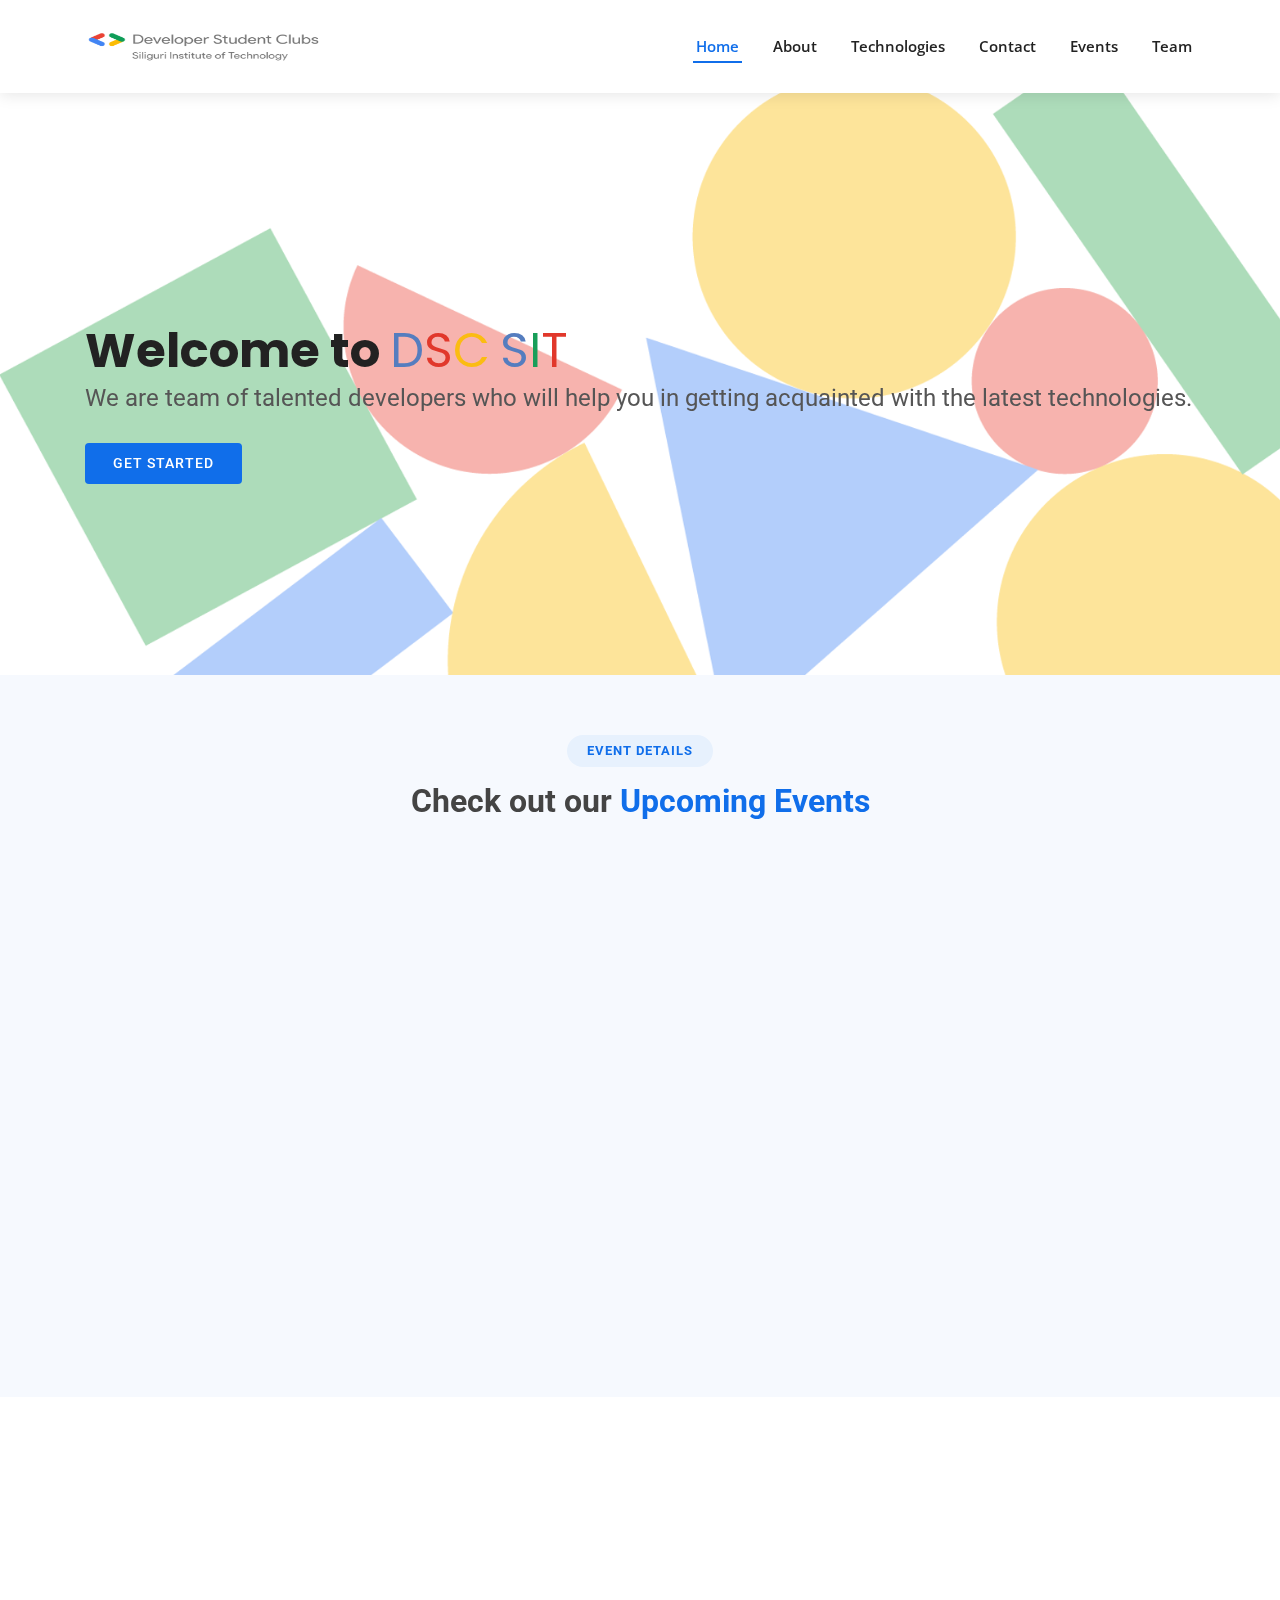
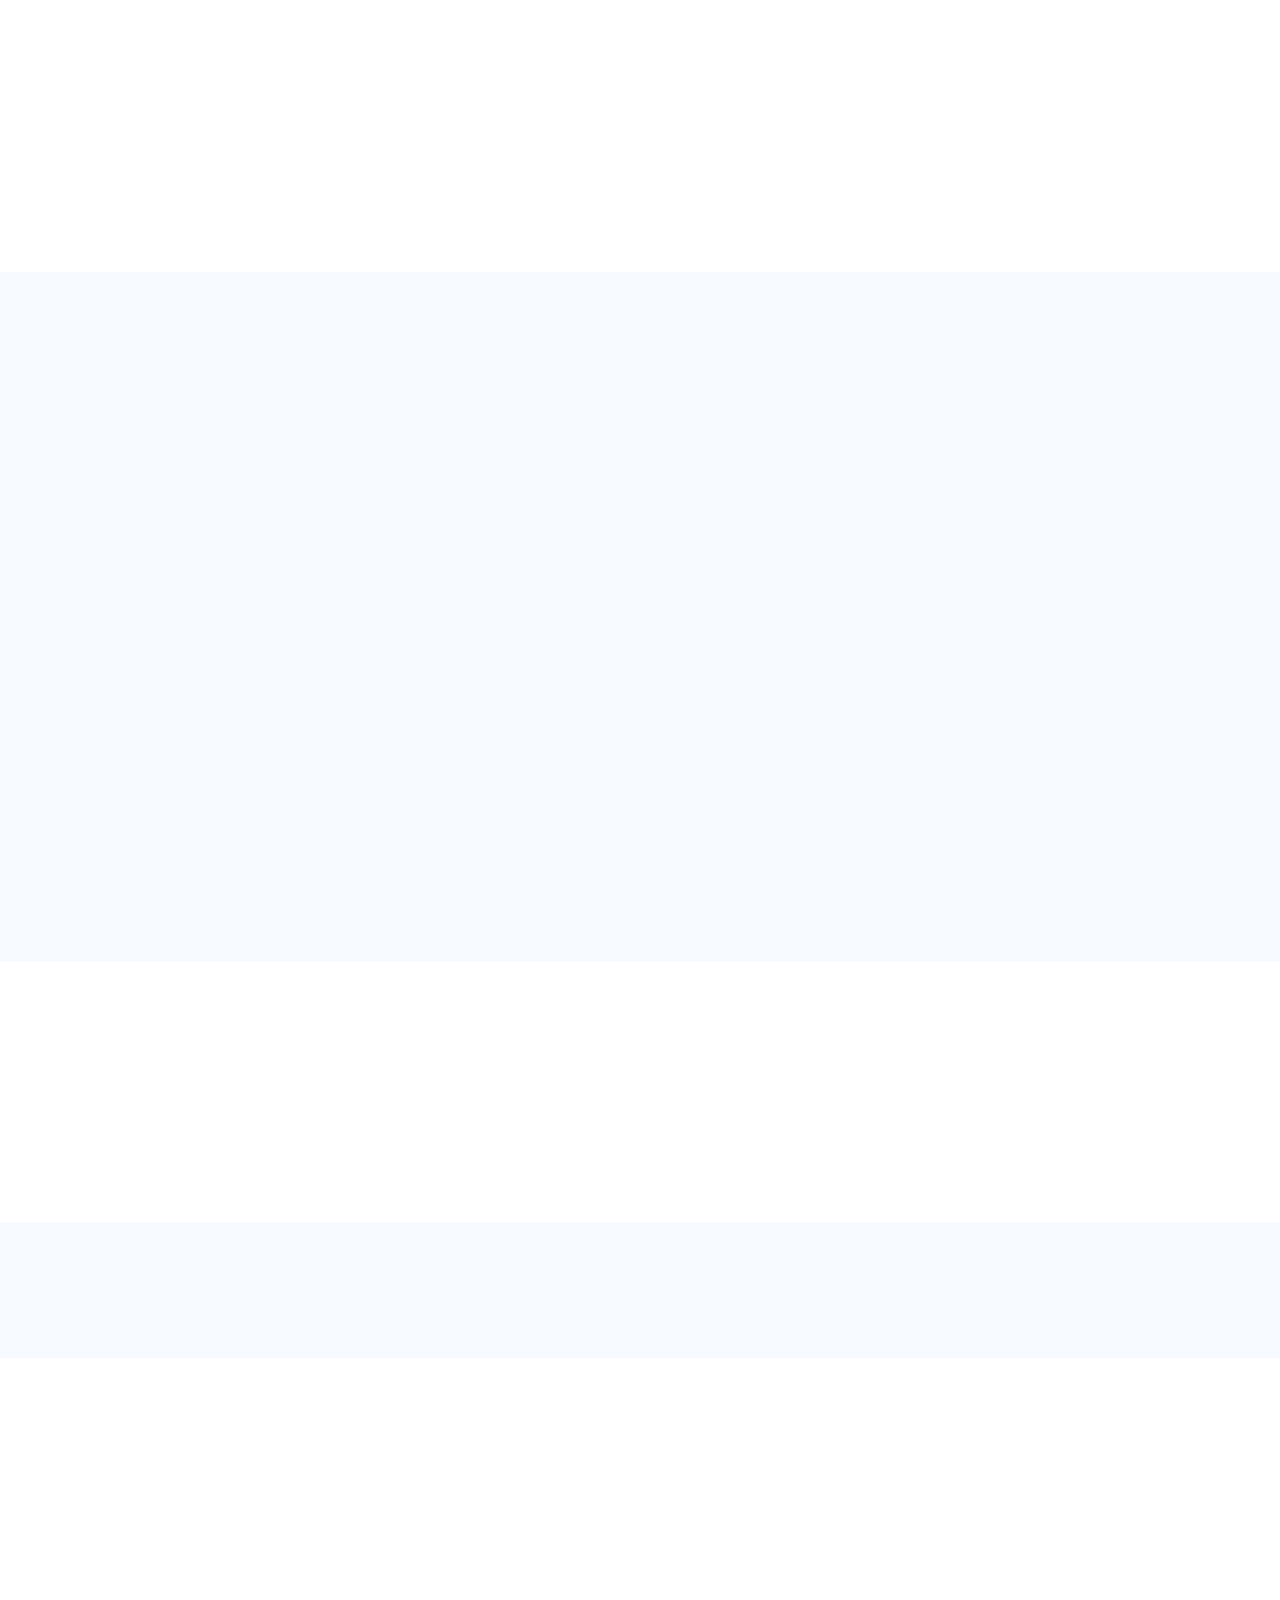
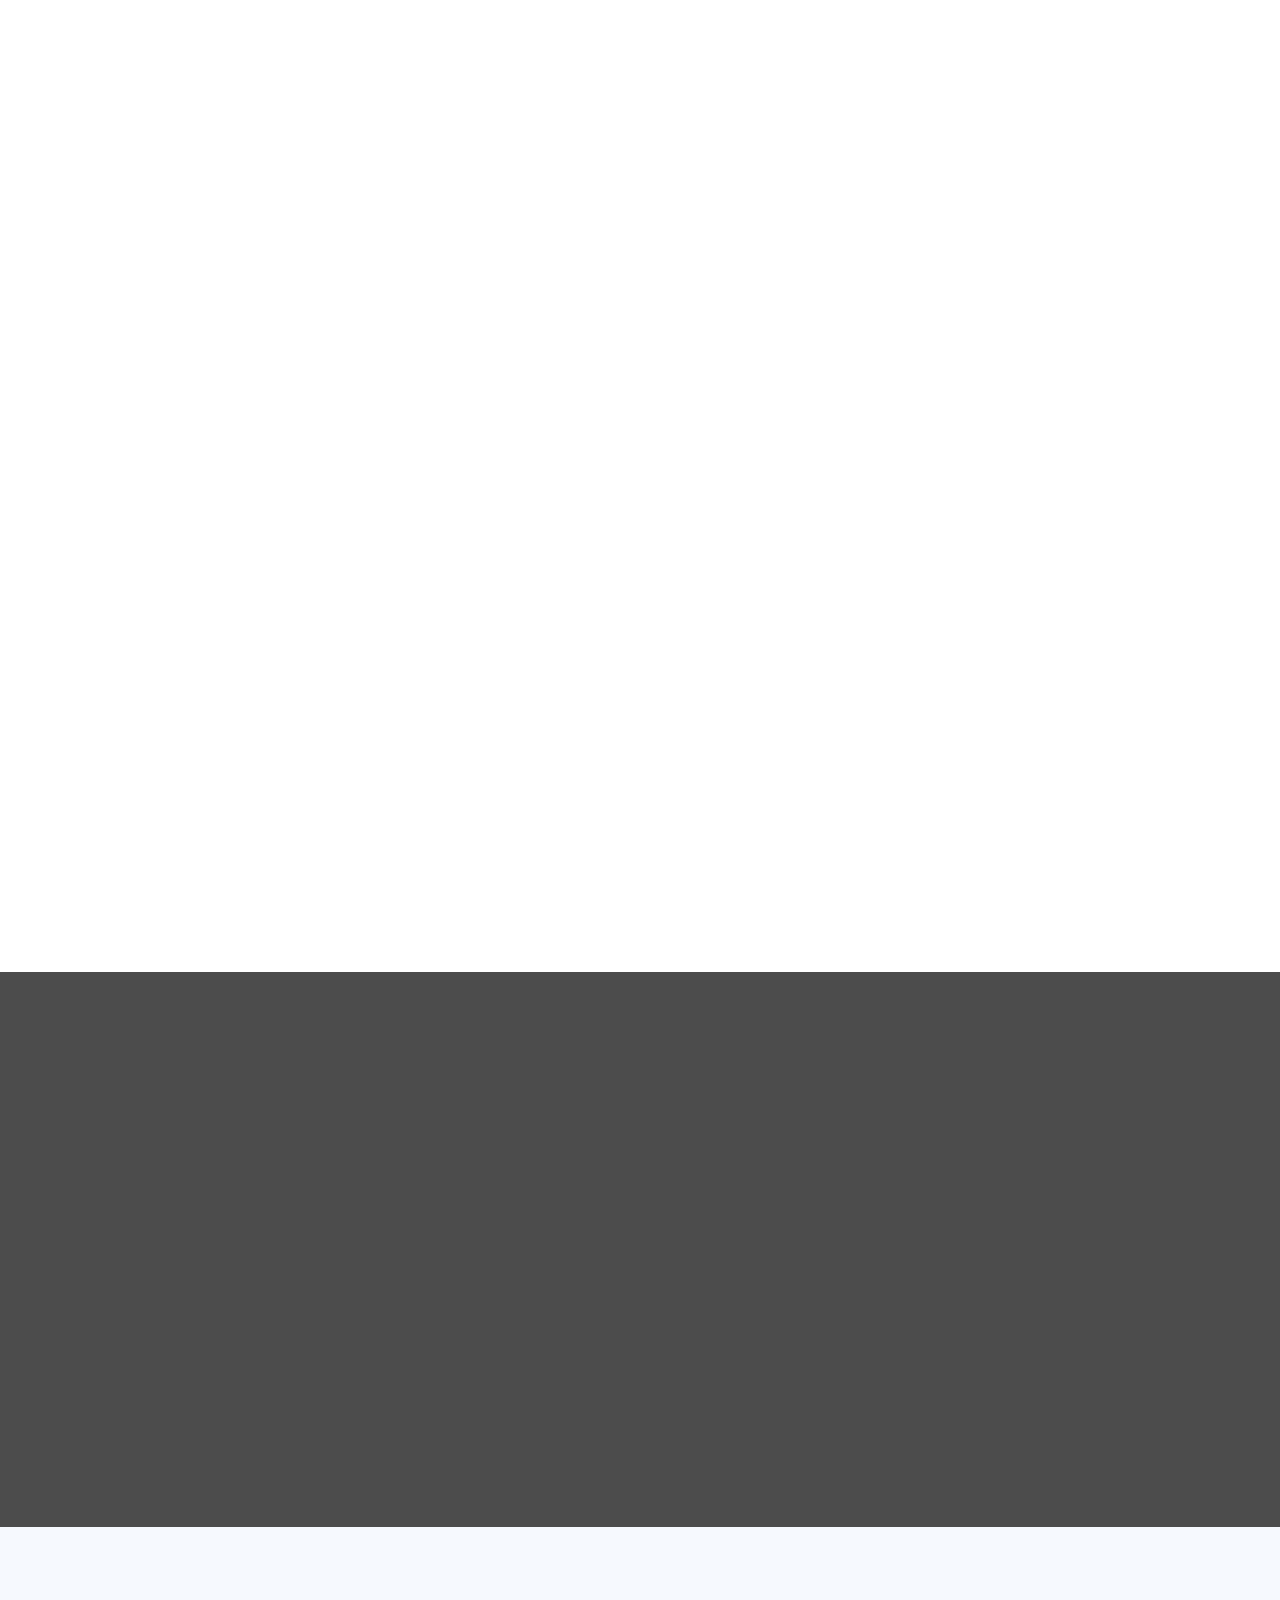
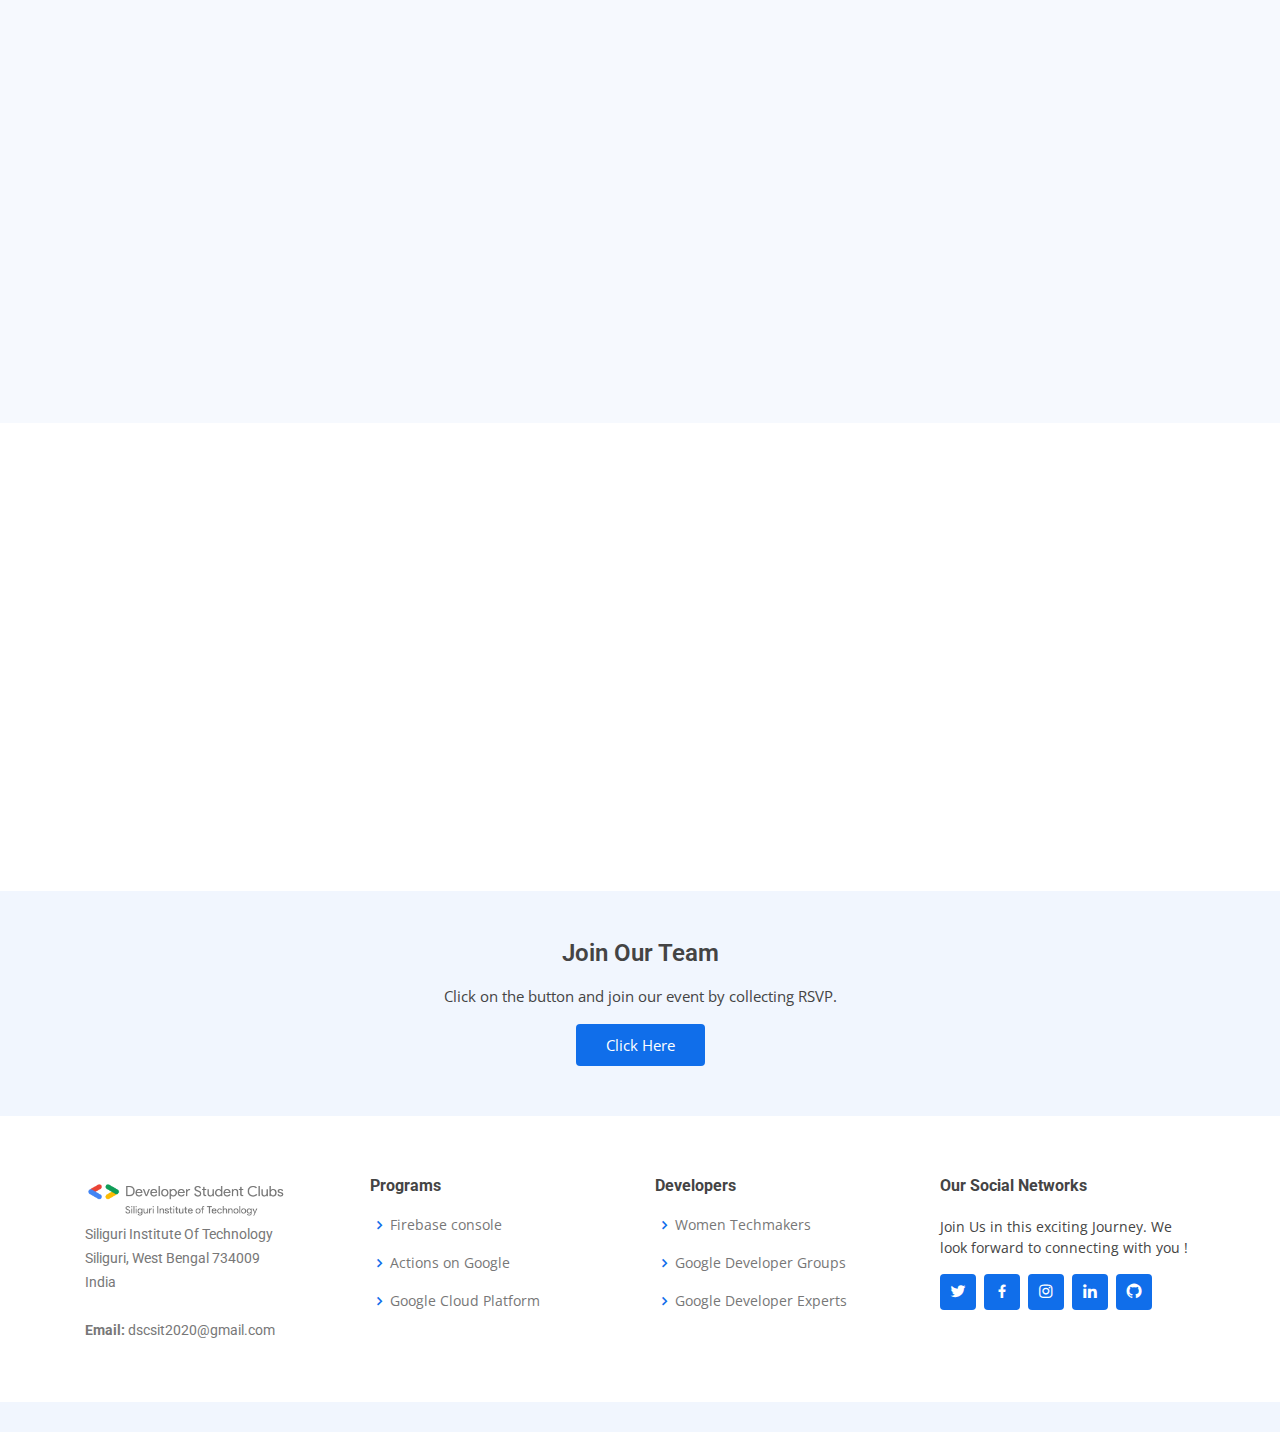
<file: index.html>
<!DOCTYPE html>
<html lang="en">

<head>
  <meta charset="utf-8">
  <meta content="width=device-width, initial-scale=1.0" name="viewport">

  <title>DSC-SIT</title>
  <meta content="" name="description">
  <meta content="" name="keywords">

  <!-- Favicons -->
  <link href="assets/img/dscl.png" rel="icon">
  <link href="assets/img/apple-touch-icon.png" rel="apple-touch-icon">
  <link rel="stylesheet" href="https://cdnjs.cloudflare.com/ajax/libs/font-awesome/4.7.0/css/font-awesome.min.css">

  <!-- Google Fonts -->
  <link
    href="https://fonts.googleapis.com/css?family=Open+Sans:300,300i,400,400i,600,600i,700,700i|Roboto:300,300i,400,400i,500,500i,600,600i,700,700i|Poppins:300,300i,400,400i,500,500i,600,600i,700,700i"
    rel="stylesheet">

  <!-- Vendor CSS Files -->
  <link href="assets/vendor/bootstrap/css/bootstrap.min.css" rel="stylesheet">
  <link href="assets/vendor/icofont/icofont.min.css" rel="stylesheet">
  <link href="assets/vendor/boxicons/css/boxicons.min.css" rel="stylesheet">
  <link href="assets/vendor/owl.carousel/assets/owl.carousel.min.css" rel="stylesheet">
  <link href="assets/vendor/venobox/venobox.css" rel="stylesheet">
  <link href="assets/vendor/aos/aos.css" rel="stylesheet">

  <!-- Template Main CSS File -->
  <link href="assets/css/style.css" rel="stylesheet">

  <!-- =======================================================
  * Template Name: BizLand - v1.1.1
  * Template URL: https://bootstrapmade.com/bizland-bootstrap-business-template/
  * Author: BootstrapMade.com
  * License: https://bootstrapmade.com/license/
  ======================================================== -->
</head>

<body>

  <!-- ======= Header ======= -->
  <header id="header" class="fixed-top">
    <div class="container d-flex align-items-center">

      <!-- <h1 class="logo mr-auto"><a href="index.html">BizLand<span>.</span></a></h1> -->
      <!-- Uncomment below if you prefer to use an image logo -->
      <a href="index.html" class="logo mr-auto"><img src="assets/img/dsc.png" style="width: 300px;" alt=""></a>

      <nav class="nav-menu d-none d-lg-block">
        <ul>
          <li class="active"><a href="index.html">Home</a></li>
          <li><a href="#about">About</a></li>
          <li><a href="#services">Technologies</a></li>
          <li><a href="#contact">Contact</a></li>
          <li><a href="event.html">Events</a></li>
          <li><a href="team.html">Team</a></li>

        </ul>
      </nav><!-- .nav-menu -->

    </div>
  </header><!-- End Header -->

  <!-- ======= Hero Section ======= -->
  <section id="hero" class="d-flex align-items-center">
    <div class="container" data-aos="zoom-out" data-aos-delay="100">
      <h1>Welcome to <span><first-letter>D</first-letter><third-letter>S</third-letter><second-letter>C</second-letter> <first-letter>S</first-letter><forth-letter>I</forth-letter><third-letter>T</third-letter></span>
      </h1>
      <h2>We are team of talented developers who will help you in getting acquainted with the latest technologies.</h2>
      <div class="d-flex">
        <a href="#about" class="btn-get-started scrollto">Get Started</a>
        <!--<a href="https://www.youtube.com/watch?v=jDDaplaOz7Q" class="venobox btn-watch-video" data-vbtype="video"
          data-autoplay="true"> Watch Video <i class="icofont-play-alt-2"></i></a>-->
      </div>
    </div>
  </section><!-- End Hero -->

  <main id="main">

    <section id="team" class="team section-bg">
      <div class="container" data-aos="fade-up">

        <div class="section-title">
          <h2>Event Details</h2>
          <h3>Check out our <span>Upcoming Events</span></h3> 

        </div>

        <div class="row">
          <div class="col-lg-3 col-md-6 d-flex align-items-stretch" data-aos="fade-up" data-aos-delay="100">
              <div class="member">
                <div class="member-img">
                  <img class="card-img-top"
                      src="assets/img/events/microsoft.jpeg" alt="Card image cap">
                      <div class="card-body">
                      <h4 class="card-title">1 Day with Microsoft Intern</h4>
                      <p class="card-text">Journey from SIT to Microsoft</p>
                      <a class="btn btn-primary" 
                        href="https://dsc.community.dev/e/mwqvwa/">Event 
                        Details</a>
                      </div>
                </div>
              </div>
            </div>
        </div>
      </div>
    </section>
        
  
    <!-- ======= Featured Services Section ======= -->
    <section id="featured-services" class="featured-services">
      <div class="container" data-aos="fade-up">

        <div class="row">
          <div class="col-md-6 col-lg-3 d-flex align-items-stretch mb-5 mb-lg-0">
            <div class="icon-box" data-aos="fade-up" data-aos-delay="100">
              <div class="icon"><i class="fa fa-rocket"></i></div>
              <h4 class="title"><a href="">Concept of DSC</a></h4>
              <p class="description">The DSC program is a grassroots channel through which Google provides development
                skills, mobile and web development skills for students, towards employability.</p>
            </div>
          </div>

          <div class="col-md-6 col-lg-3 d-flex align-items-stretch mb-5 mb-lg-0">
            <div class="icon-box2" data-aos="fade-up" data-aos-delay="200">
              <div class="icon2"><i class="fa fa-lightbulb-o"></i></div>
              <h4 class="title"><a href="">Why DSC?</a></h4>
              <p class="description">For students to learn development skills, solve problems through technology and
                inspire them to be world-class developers and changemakers.</p>
            </div>
          </div>

          <div class="col-md-6 col-lg-3 d-flex align-items-stretch mb-5 mb-lg-0">
            <div class="icon-box3" data-aos="fade-up" data-aos-delay="300">
              <div class="icon3"><i class="fa fa-users"></i></div>
              <h4 class="title"><a href="">Target Audience</a></h4>
              <p class="description">DSC activities are targeted at University students and any others including faculty
                members who want to learn development skills & work to solve real-life problems.</p>
            </div>
          </div>

          <div class="col-md-6 col-lg-3 d-flex align-items-stretch mb-5 mb-lg-0">
            <div class="icon-box" data-aos="fade-up" data-aos-delay="300">
              <div class="icon"><i class="fa fa-bullseye"></i></div>
              <h4 class="title"><a href="">Mission</a></h4>
              <p class="description">Connect, Learn and grow together.</p>
            </div>
          </div>

        </div>

      </div>
    </section><!-- End Featured Services Section -->

    <!-- ======= About Section ======= -->
    <section id="about" class="about section-bg">
      <div class="container" data-aos="fade-up">

        <div class="section-title">
          <h2>About</h2>
          <h3>Find Out More <span>About Us</span></h3>
        </div>

        <div class="row">
          <div class="col-lg-6" data-aos="zoom-out" data-aos-delay="100">
            <img src="assets/img/diversity.png" class="img-fluid" alt="">
          </div>
          <div class="col-lg-6 pt-4 pt-lg-0 content d-flex flex-column justify-content-center" data-aos="fade-up"
            data-aos-delay="100">
            <h3>Developer Student Clubs</h3>
            <p class="font-italic">
              Helping students bridge the gap between theory and practice.
            </p>
            <p>
              Developer Student Clubs are university based community groups for students interested in <first-letter>G</first-letter><third-letter>o</third-letter><second-letter>o</second-letter><first-letter>g</first-letter><forth-letter>l</forth-letter><third-letter>e</third-letter> developer
              technologies. Students from all undergraduate or graduate programs with an interest in growing as a
              developer are welcome. By joining a DSC, students grow their knowledge in a peer-to-peer learning
              environment and build solutions for local businesses and their community and can learn <second-letter>
                mobile </second-letter> and <first-letter>web development skills</first-letter>, <third-letter>design
                thinking skills</third-letter> and <forth-letter>leadership skills.</forth-letter>.
            </p>
          </div>
        </div>

      </div>
    </section><!-- End About Section -->

    <!-- ======= Counts Section ======= -->
    <section id="counts" class="counts">
      <div class="container" data-aos="fade-up">

        <div class="row">

          <div class="col-lg-3 col-md-6">
            <div class="count-box">
              <i class="icofont-simple-smile"></i>
              <span data-toggle="counter-up">311</span>
              <p>Happy Members</p>
            </div>
          </div>

          <div class="col-lg-3 col-md-6 mt-5 mt-md-0">
            <div class="count-box">
              <i class="icofont-document-folder"></i>
              <span data-toggle="counter-up">2</span>
              <p>Projects</p>
            </div>
          </div>

          <div class="col-lg-3 col-md-6 mt-5 mt-lg-0">
            <div class="count-box">
              <i class="icofont-live-support"></i>
              <span data-toggle="counter-up">13</span>
              <p>Events</p>
            </div>
          </div>

          <div class="col-lg-3 col-md-6 mt-5 mt-lg-0">
            <div class="count-box">
              <i class="icofont-users-alt-5"></i>
              <span data-toggle="counter-up">15</span>
              <p>Team Members</p>
            </div>
          </div>

        </div>

      </div>
    </section><!-- End Counts Section -->

    <!-- ======= Clients Section ======= -->
    <section id="clients" class="clients section-bg">
      <div class="container" data-aos="zoom-in">

        <div class="row">

          <div class="col-lg-3 col-md-4 col-6 d-flex align-items-center justify-content-center">
            <img src="assets/img/clients/android.png" class="img-fluid" alt="">
          </div>

          <div class="col-lg-3 col-md-4 col-6 d-flex align-items-center justify-content-center">
            <img src="assets/img/clients/gcp.png" class="img-fluid" alt="">
          </div>

          <div class="col-lg-3 col-md-4 col-6 d-flex align-items-center justify-content-center">
            <img src="assets/img/clients/firebase.png" class="img-fluid" alt="">
          </div>

          <div class="col-lg-3 col-md-4 col-6 d-flex align-items-center justify-content-center">
            <img src="assets/img/clients/flutter.png" class="img-fluid" alt="">
          </div>

        </div>

      </div>
    </section><!-- End Clients Section -->

    <!-- ======= Services Section ======= -->
    <section id="services" class="services">
      <div class="container" data-aos="fade-up">

        <div class="section-title">
          <h2>Technologies</h2>
          <h3>Check our <span>Technologies</span></h3>
          <p></p>
        </div>

        <div class="row">
          <div class="col-lg-4 col-md-6 d-flex align-items-stretch" data-aos="zoom-in" data-aos-delay="100">
            <div class="icon-box">
              <div class="icon"><i class="fa fa-android"></i></div>
              <h4><a href="">Android Development</a></h4>
              <p>Every year Google developers release exciting new updates to the world's most popular operating system.
                We always have sessions to keep you updated and mastering the latest trends in modern Android
                development.</p>
            </div>
          </div>

          <div class="col-lg-4 col-md-6 d-flex align-items-stretch mt-4 mt-md-0" data-aos="zoom-in"
            data-aos-delay="200">
            <div class="icon-box">
              <div class="icon"><i class="fa fa-internet-explorer"></i></div>
              <h4><a href="">Web Development</a></h4>
              <p>Learn the core foundations of a delightful web experience both for the user and developer. Stay up to
                tabs with emerging and trending technologies. Get access to a guided, tutorial and hands-on coding
                experience.</p>
            </div>
          </div>

          <div class="col-lg-4 col-md-6 d-flex align-items-stretch mt-4 mt-lg-0" data-aos="zoom-in"
            data-aos-delay="300">
            <div class="icon-box">
              <div class="icon"><i class="fa fa-cloud"></i></div>
              <h4><a href="">Cloud Computing</a></h4>
              <p>For passionate developers who want to stay relevant in a cloud first world where businesses demand for
                agility and innovation and prompt rise of cloud-native applications to ridges gaps between data,
                insight, and action.</p>
            </div>
          </div>

          <div class="col-lg-4 col-md-6 d-flex align-items-stretch mt-4" data-aos="zoom-in" data-aos-delay="100">
            <div class="icon-box">
              <div class="icon"><i class="fa fa-cogs"></i></div>
              <h4><a href="">Machine Learning</a></h4>
              <p>Learn how to drive user engagement and retention with intelligent apps that are able to effectively
                serve users what they need without the fuss by providing these systems with the ability to utomatically
                learn and improve from experience without being explicitly programmed.</p>
            </div>
          </div>

          <div class="col-lg-4 col-md-6 d-flex align-items-stretch mt-4" data-aos="zoom-in" data-aos-delay="200">
            <div class="icon-box">
              <div class="icon"><i class='fa fa-shield'></i></div>
              <h4><a href="">Cybersecurity</a></h4>
              <p>Cyber security is the practice of defending computers, servers, mobile devices, electronic systems,
                networks, and data from malicious attacks. It's also known as information technology security or
                electronic information security. The term applies in a variety of contexts, from business to mobile
                computing, and can be divided into a few common categories.</p>
            </div>
          </div>

          <div class="col-lg-4 col-md-6 d-flex align-items-stretch mt-4" data-aos="zoom-in" data-aos-delay="300">
            <div class="icon-box">
              <div class="icon"><i class="fa fa-desktop"></i></div>
              <h4><a href="">Blockchain</a></h4>
              <p>Blockchain is a system of recording information in a way that makes it difficult or impossible to
                change, hack, or cheat the system.

                A blockchain is essentially a digital ledger of transactions that is duplicated and distributed across
                the entire network of computer systems on the blockchain. </p>
            </div>
          </div>

        </div>

      </div>
    </section><!-- End Services Section -->



    <!-- ======= Testimonials Section ======= -->
    <section id="testimonials" class="testimonials">
      <div class="container" data-aos="zoom-in">
        <div class="owl-carousel testimonials-carousel">
          <div class="testimonial-item">
            <img src="assets/img/testimonials/Debajona_Bhattacharjya.jpg" class="testimonial-img" alt="">
            <h3>Debanjona Bhattacharjya</h3>
            <h4>DSC Lead 2019-20</h4>
            <p>
              <i class="bx bxs-quote-alt-left quote-icon-left"></i>
              The reason I led Developers Student Club in my campus is because I always felt that everyone around us
              needed that
              extra push to fulfill their dreams and achieve that goal. When I was learning how to code, there were
              several good
              souls who gave me that extra push and motivated me to get it done. It gives me immense pleasure and it
              makes me feel
              proud to see that people who were a part of Developer Students Club are doing wonderful things and are in
              turn,
              helping others realize their dreams. This has always been a challenge for me to change the current
              scenario of
              engineering students, especially techies in general and I am glad that I will my fellow team members, are
              successful.
              <i class="bx bxs-quote-alt-right quote-icon-right"></i>
            </p>
          </div>
          <div class="testimonial-item">
            <img src="assets/img/testimonials/Gaurav_Sahadev.jpg" class="testimonial-img" alt="">
            <h3>Gaurav Sahadev</h3>
            <h4>Former Core Team Member</h4>
            <p>
              <i class="bx bxs-quote-alt-left quote-icon-left"></i>
              One of the simplest ways that I gain satisfaction from life is by dedicating my time to a cause that I
              feel passionate
              about. DSC Community , in particular, offered numerous opportunities to me to utilize my skills to aid
              those in need of
              guidance and extra help. I decided to volunteer for the DSC SIT because of my undying love for technology
              and because I
              cherished the tight-knit community of United Way. The people who help with these programs are fellow
              members of my university,
              and they are constantly willing to discuss the future technologies. Additionally, this opportunity allowed
              me to momentarily
              forget all my problems, since spending time with like minded people miraculously transformed me into a
              happier and more
              content individual.
              <i class="bx bxs-quote-alt-right quote-icon-right"></i>
            </p>
          </div>
        </div>
      </div>
    </section>
    <!-- End Testimonials Section -->

    <!-- ======= Frequently Asked Questions Section ======= -->
    <section id="faq" class="faq section-bg">
      <div class="container" data-aos="fade-up">

        <div class="section-title">
          <h2>F.A.Q</h2>
          <h3>Frequently Asked <span>Questions</span></h3>
          <p></p>
        </div>

        <ul class="faq-list" data-aos="fade-up" data-aos-delay="100">

          <li>
            <a data-toggle="collapse" class="" href="#faq1">Who can become a member? <i
                class="icofont-simple-up"></i></a>
            <div id="faq1" class="collapse show" data-parent=".faq-list">
              <p>
                The clubs is open to any student, ranging from novice developers who are just starting, to advanced
                developers who want to further their skills.
              </p>
            </div>
          </li>

          <li>
            <a data-toggle="collapse" href="#faq2" class="collapsed">How frequently do events and workshops occur? <i
                class="icofont-simple-up"></i></a>
            <div id="faq2" class="collapse" data-parent=".faq-list">
              <p>
                We regularly hold workshops, sessions, and developer programs & we would recommend you to join our
                community by becoming a member to get updates.
              </p>
            </div>
          </li>

          <li>
            <a data-toggle="collapse" href="#faq3" class="collapsed">What should I carry when attending a workshop?
              <i class="icofont-simple-up"></i></a>
            <div id="faq3" class="collapse" data-parent=".faq-list">
              <p>
                We recommend you to have a notebook, pen and a laptop with you because more often we make our hands
                dirty with code. Most importantly, carry along a healthy dose of curiosity and enthusiasm.
              </p>
            </div>
          </li>

          <li>
            <a data-toggle="collapse" href="#faq4" class="collapsed">Who should I reach out to if I have any questions?
              <i class="icofont-simple-up"></i></a>
            <div id="faq4" class="collapse" data-parent=".faq-list">
              <p>
                If you have any questions or comments, please don't hesitate to contact us. We would be happy to stay
                engaged even after the events.
              </p>
            </div>
          </li>

        </ul>

      </div>
    </section><!-- End Frequently Asked Questions Section -->

    <!-- ======= Contact Section ======= -->
    <section id="contact" class="contact">
      <div class="container" data-aos="fade-up">

        <div class="section-title">
          <h2>Contact</h2>
          <h3><span>Contact Us</span></h3>
          <p>Feel free to contact us, if you have any doubt.</p>
        </div>

        <div class="row" data-aos="fade-up" data-aos-delay="100">
          <div class="col-lg-6">
            <div class="info-box mb-4">
              <i class="bx bx-map"></i>
              <h3>Our Address</h3>
              <p>Siliguri Institute Of Technology, Sukna, Siliguri, 734009, West Bengal</p>
            </div>
          </div>

          <div class="col-lg-6 col-md-6">
            <div class="info-box  mb-4">
              <i class="bx bx-envelope"></i>
              <h3>Email Us</h3>
              <a class="d-block" href="mailto:dscsit2020@gmail.com">dscsit2020@gmail.com</a>
            </div>
          </div>

          <!-- <div class="col-lg-12">
            <form action="forms/contact.php" method="post" role="form" class="php-email-form">
              <div class="form-row">
                <div class="col form-group">
                  <input type="text" name="name" class="form-control" id="name" placeholder="Your Name"
                    data-rule="minlen:4" data-msg="Please enter at least 4 chars" />
                  <div class="validate"></div>
                </div>
                <div class="col form-group">
                  <input type="email" class="form-control" name="email" id="email" placeholder="Your Email"
                    data-rule="email" data-msg="Please enter a valid email" />
                  <div class="validate"></div>
                </div>
              </div>
              <div class="form-group">
                <input type="text" class="form-control" name="subject" id="subject" placeholder="Subject"
                  data-rule="minlen:4" data-msg="Please enter at least 8 chars of subject" />
                <div class="validate"></div>
              </div>
              <div class="form-group">
                <textarea class="form-control" name="message" rows="5" data-rule="required"
                  data-msg="Please write something for us" placeholder="Message"></textarea>
                <div class="validate"></div>
              </div>
              <div class="mb-3">
                <div class="loading">Loading</div>
                <div class="error-message"></div>
                <div class="sent-message">Your message has been sent. Thank you!</div>
              </div>
              <div class="text-center"><button type="submit">Send Message</button></div>
            </form>
          </div> -->

        </div>

      </div>
    </section><!-- End Contact Section -->

  </main><!-- End #main -->

  <!-- ======= Footer ======= -->
  <footer id="footer">

    <div class="footer-newsletter">
      <div class="container">
        <div class="row justify-content-center">
          <div class="col-lg-6">
            <h4>Join Our Team</h4>
            <p>Click on the button and join our event by collecting RSVP.</p>
            <form action="https://dsc.community.dev/siliguri-institute-of-technology/" method="get">
              <button type="submit">Click Here</button>
            </form>
          </div>
        </div>
      </div>
    </div>

    <div class="footer-top">
      <div class="container">
        <div class="row">

          <div class="col-lg-3 col-md-6 footer-contact">
            <!--<h3>DSC SIT</h3>-->
            <img src="assets\img\dsc.png" class="img-fluid" alt="">
            <p>
              Siliguri Institute Of Technology <br>
              Siliguri, West Bengal 734009 <br>
              India <br><br>
              <strong>Email:</strong> dscsit2020@gmail.com <br>
            </p>
          </div>

          <div class="col-lg-3 col-md-6 footer-links">
            <h4>Programs</h4>
            <ul>
              <li><i class="bx bx-chevron-right"></i> <a href="https://console.firebase.google.com/"
                  target="_blank">Firebase console</a></li>
              <li><i class="bx bx-chevron-right"></i> <a href="https://console.actions.google.com/"
                  target="_blank">Actions on Google</a></li>
              <li><i class="bx bx-chevron-right"></i> <a href="https://console.cloud.google.com/" target="_blank">Google
                  Cloud Platform</a></li>
            </ul>
          </div>

          <div class="col-lg-3 col-md-6 footer-links">
            <h4>Developers</h4>
            <ul>
              <li><i class="bx bx-chevron-right"></i> <a href="https://www.womentechmakers.com/" target="_blank">Women
                  Techmakers</a></li>
              <li><i class="bx bx-chevron-right"></i> <a href="https://developers.google.com/community/gdg"
                  target="_blank">Google Developer Groups</a></li>
              <li><i class="bx bx-chevron-right"></i> <a href="https://developers.google.com/community/experts"
                  target="_blank">Google Developer Experts</a></li>
            </ul>
          </div>

          <div class="col-lg-3 col-md-6 footer-links">
            <h4>Our Social Networks</h4>
            <p>Join Us in this exciting Journey. We look forward to connecting with you !</p>
            <div class="social-links mt-3">
              <a href="https://twitter.com/sit_dsc" target="_blank" class="twitter"><i class="bx bxl-twitter"></i></a>
              <a href="https://www.facebook.com/dscsitsiliguri" target="_blank" class="facebook"><i
                  class="bx bxl-facebook"></i></a>
              <a href="https://www.instagram.com/dsc_sit_/" target="_blank" class="instagram"><i
                  class="bx bxl-instagram"></i></a>
              <a href="https://www.linkedin.com/company/dsc-sit2020" target="_blank" class="linkedin"><i
                  class="bx bxl-linkedin"></i></a>
              <a href="https://www.github.com/dscsit2020" target="_blank" class="github"><i
                  class="bx bxl-github"></i></a>
            </div>
          </div>
        </div>
      </div>
    </div>
  </footer><!-- End Footer -->


  <div id="preloader"></div>
  <a href="#" class="back-to-top"><i class="icofont-simple-up"></i></a>

  <!-- Vendor JS Files -->
  <script src="assets/vendor/jquery/jquery.min.js"></script>
  <script src="assets/vendor/bootstrap/js/bootstrap.bundle.min.js"></script>
  <script src="assets/vendor/jquery.easing/jquery.easing.min.js"></script>
  <script src="assets/vendor/php-email-form/validate.js"></script>
  <script src="assets/vendor/waypoints/jquery.waypoints.min.js"></script>
  <script src="assets/vendor/counterup/counterup.min.js"></script>
  <script src="assets/vendor/owl.carousel/owl.carousel.min.js"></script>
  <script src="assets/vendor/isotope-layout/isotope.pkgd.min.js"></script>
  <script src="assets/vendor/venobox/venobox.min.js"></script>
  <script src="assets/vendor/aos/aos.js"></script>

  <!-- Template Main JS File -->
  <script src="assets/js/main.js"></script>

</body>

</html>
</file>
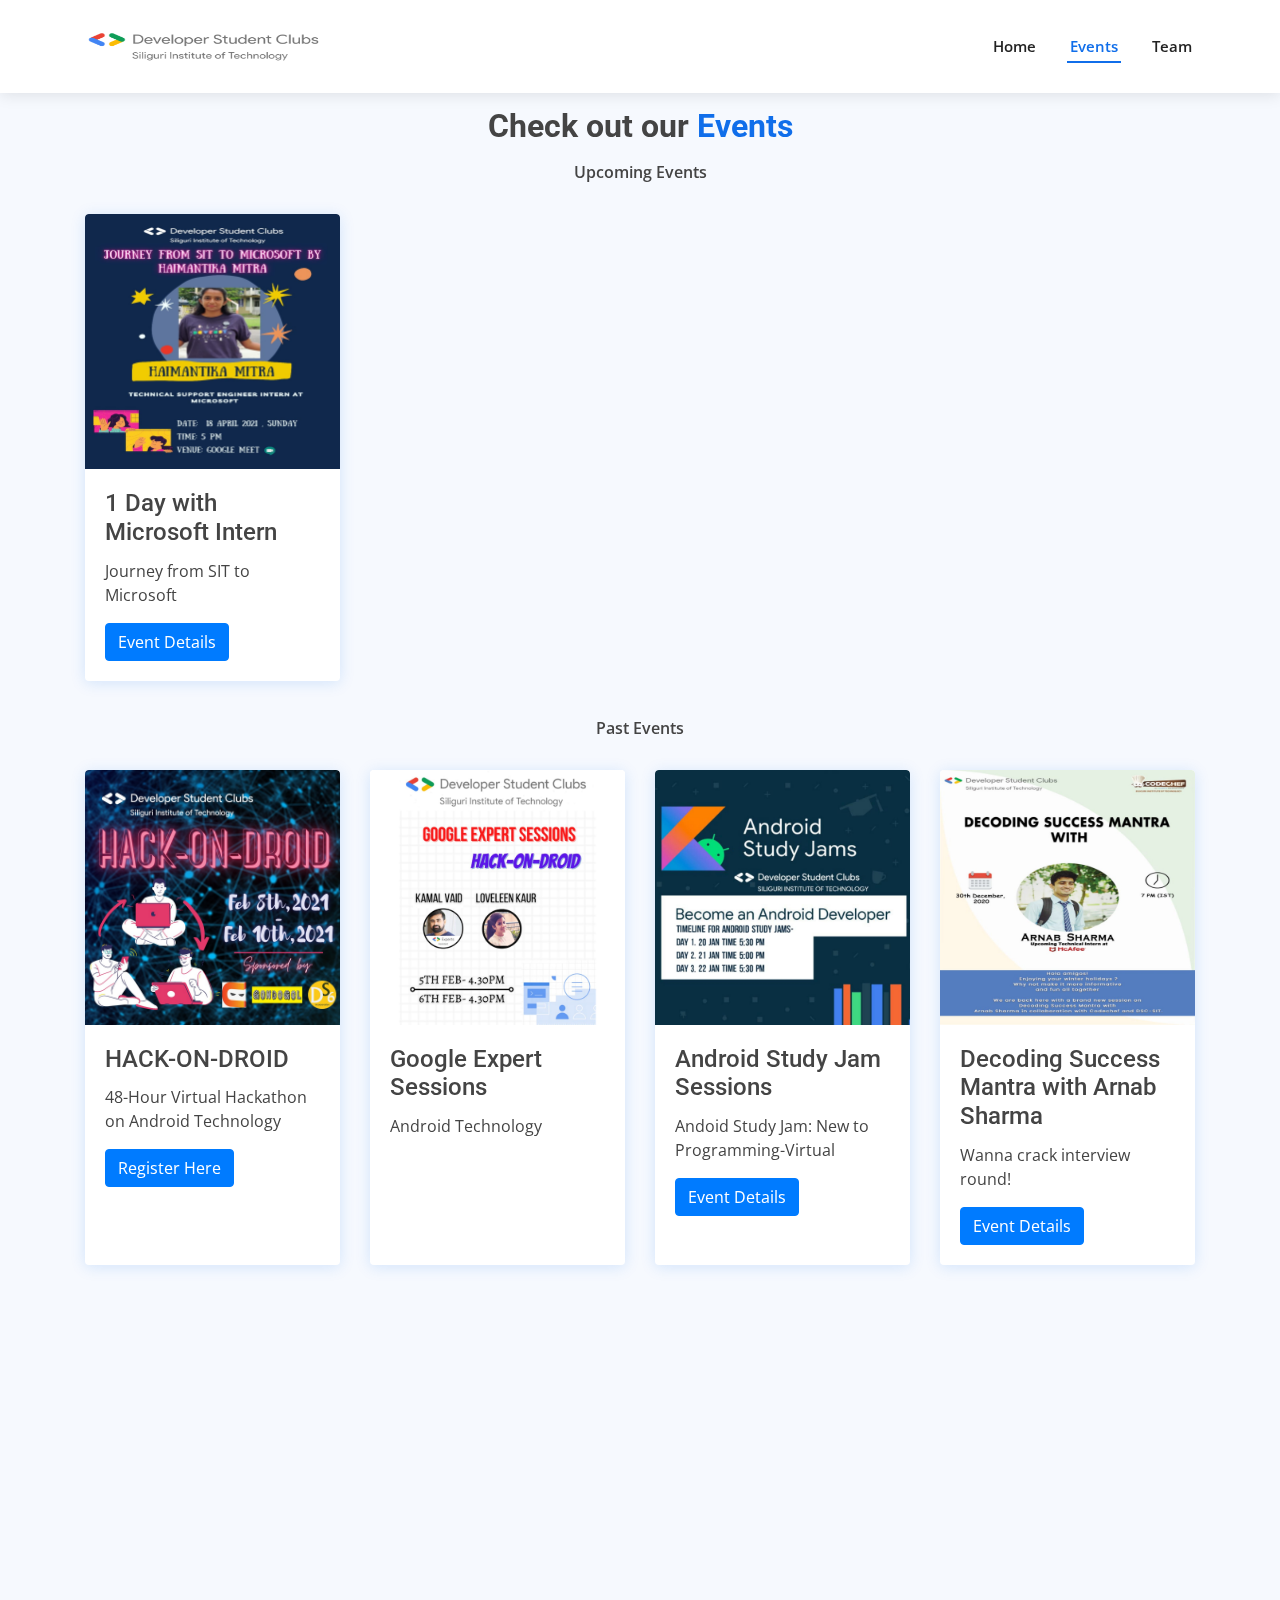
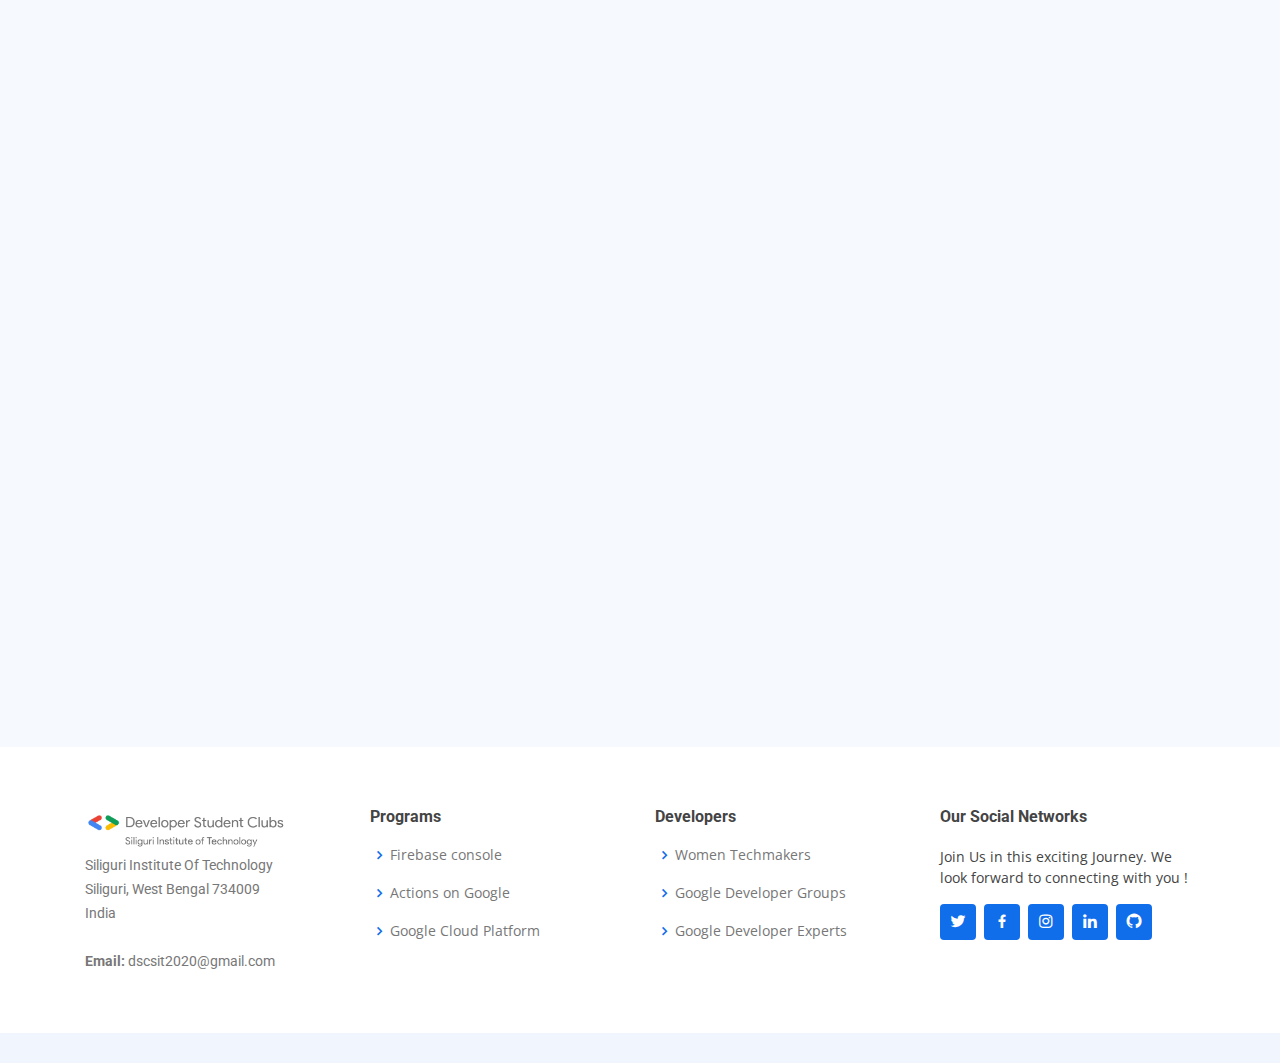
<file: event.html>
<!DOCTYPE html>
<html lang="en">

<head>
  <meta charset="utf-8">
  <meta content="width=device-width, initial-scale=1.0" name="viewport">

  <title>DSC-SIT Event</title>
  <meta content="" name="description">
  <meta content="" name="keywords">

  <!-- Favicons -->
  <link href="assets/img/dscl.png" rel="icon">
  <link href="assets/img/apple-touch-icon.png" rel="apple-touch-icon">
  <link rel="stylesheet" href="https://cdnjs.cloudflare.com/ajax/libs/font-awesome/4.7.0/css/font-awesome.min.css">

  <!-- Google Fonts -->
  <link
    href="https://fonts.googleapis.com/css?family=Open+Sans:300,300i,400,400i,600,600i,700,700i|Roboto:300,300i,400,400i,500,500i,600,600i,700,700i|Poppins:300,300i,400,400i,500,500i,600,600i,700,700i"
    rel="stylesheet">

  <!-- Vendor CSS Files -->
  <link href="assets/vendor/bootstrap/css/bootstrap.min.css" rel="stylesheet">
  <link href="assets/vendor/icofont/icofont.min.css" rel="stylesheet">
  <link href="assets/vendor/boxicons/css/boxicons.min.css" rel="stylesheet">
  <link href="assets/vendor/owl.carousel/assets/owl.carousel.min.css" rel="stylesheet">
  <link href="assets/vendor/venobox/venobox.css" rel="stylesheet">
  <link href="assets/vendor/aos/aos.css" rel="stylesheet">

  <!-- Template Main CSS File -->
  <link href="assets/css/style.css" rel="stylesheet">

  <!-- =======================================================
  * Template Name: BizLand - v1.1.1
  * Template URL: https://bootstrapmade.com/bizland-bootstrap-business-template/
  * Author: BootstrapMade.com
  * License: https://bootstrapmade.com/license/
  ======================================================== -->
</head>

<body>

  <!-- ======= Header ======= -->
  <header id="header" class="fixed-top">
    <div class="container d-flex align-items-center">

      <!-- <h1 class="logo mr-auto"><a href="index.html">BizLand<span>.</span></a></h1> -->
      <!-- Uncomment below if you prefer to use an image logo -->
      <a href="index.html" class="logo mr-auto"><img src="assets/img/dsc.png" style="width: 300px;" alt=""></a>

      <nav class="nav-menu d-none d-lg-block">
        <ul>
          <li><a href="index.html">Home</a></li>
          <li class="active"><a href="event.html">Events</a></li>
          <li><a href="team.html">Team</a></li>
        </ul>
      </nav><!-- .nav-menu -->

    </div>
  </header><!-- End Header -->

  <section id="team" class="team section-bg">
    <div class="container" data-aos="fade-up">

      <div class="section-title">
        <h2>Events Details</h2>
        <h3>Check out our <span>Events</span></h3>
        <p>Upcoming Events</p>

        <!-- <p><b>There are no upcoming events. Please check regulary for upcoming event.</b></p> -->

      </div>

      <div class="row">

        <div class="col-lg-3 col-md-6 d-flex align-items-stretch" data-aos="fade-up" data-aos-delay="100">
          <div class="member">
            <div class="member-img">
              <img class="card-img-top" src="assets/img/events/microsoft.jpeg" alt="Card image cap">
              <div class="card-body">
                <h4 class="card-title">1 Day with Microsoft Intern</h4>
                <p class="card-text">Journey from SIT to Microsoft</p>
                <a class="btn btn-primary" href="https://dsc.community.dev/e/mwqvwa/">Event Details</a>
              </div>
            </div>
          </div>
        </div>
        <!-- <p><b>There are no upcoming event. Please check website regulary for event update</b></p> -->

      </div>

      <div class="section-title">
        <p>Past Events</p>
      </div>

      <div class="row">

        <div class="col-lg-3 col-md-6 d-flex align-items-stretch" data-aos="fade-up" data-aos-delay="100">
          <div class="member">
            <div class="member-img">
              <img class="card-img-top" src="assets/img/events/hack_on_droid.jpeg" alt="Card image cap">
              <div class="card-body">
                <h4 class="card-title">HACK-ON-DROID</h4>
                <p class="card-text">48-Hour Virtual Hackathon on Android Technology</p>
                <a class="btn btn-primary" href="https://forms.gle/qcwykbWrziXkD9FB6">Register Here</a>
              </div>
            </div>
          </div>
        </div>

        <div class="col-lg-3 col-md-6 d-flex align-items-stretch" data-aos="fade-up" data-aos-delay="100">
          <div class="member">
            <div class="member-img">
              <img class="card-img-top" src="assets/img/events/google_expert_sessions.jpeg" alt="Card image cap">
              <div class="card-body">
                <h4 class="card-title">Google Expert Sessions</h4>
                <p class="card-text">Android Technology</p>
              </div>
            </div>
          </div>
        </div>

        <div class="col-lg-3 col-md-6 d-flex align-items-stretch" data-aos="fade-up" data-aos-delay="100">
          <div class="member">
            <div class="member-img">
              <img class="card-img-top" src="assets/img/events/asj_3.jpeg" alt="Card image cap">
              <div class="card-body">
                <h4 class="card-title">Android Study Jam Sessions</h4>
                <p class="card-text">Andoid Study Jam: New to Programming-Virtual</p>
                <a class="btn btn-primary" href="https://dsc.community.dev/e/mntmfs/">Event
                  Details</a>
              </div>
            </div>
          </div>
        </div>

        <div class="col-lg-3 col-md-6 d-flex align-items-stretch" data-aos="fade-up" data-aos-delay="100">
          <div class="member">
            <div class="member-img">
              <img class="card-img-top" src="assets/img/events/arv.jpg" alt="Card image cap">
              <div class="card-body">
                <h4 class="card-title">Decoding Success Mantra with Arnab Sharma</h4>
                <p class="card-text">Wanna crack interview round!</p>
                <a class="btn btn-primary" href="https://dsc.community.dev/e/mguw6n/">Event
                  Details</a>
              </div>
            </div>
          </div>
        </div>

        <div class="col-lg-3 col-md-6 d-flex align-items-stretch" data-aos="fade-up" data-aos-delay="100">
          <div class="member">
            <div class="member-img">
              <img class="card-img-top" src="assets/img/events/git.jpeg" alt="Card image cap">
              <div class="card-body">
                <h4 class="card-title">Git & GitHub Strokes</h4>
                <p class="card-text">Explore open sourcing and Git & GitHub</p>
                <a class="btn btn-primary"
                  href="https://dsc.community.dev/events/details/developer-student-clubs-siliguri-institute-of-technology-presents-git-github-strokes/">Event
                  Details</a>
              </div>
            </div>
          </div>
        </div>

        <div class="col-lg-3 col-md-6 d-flex align-items-stretch" data-aos="fade-up" data-aos-delay="100">
          <div class="member">
            <div class="member-img">
              <img class="card-img-top" src="assets/img/events/asj_2.jpeg" alt="Card image cap">
              <div class="card-body">
                <h4 class="card-title">Kick-Start with Kotlin</h4>
                <p class="card-text">Andoid Study Jam:
                  Introduction to Kotlin Programming-Virtual</p>
                <a class="btn btn-primary"
                  href="https://dsc.community.dev/events/details/developer-student-clubs-siliguri-institute-of-technology-presents-kick-start-with-kotlin/">Event
                  Details</a>
              </div>
            </div>
          </div>
        </div>

        <div class="col-lg-3 col-md-6 d-flex align-items-stretch" data-aos="fade-up" data-aos-delay="100">
          <div class="member">
            <div class="member-img">
              <img class="card-img-top" src="assets/img/events/asj.jpg" alt="Card image cap">
              <div class="card-body">
                <h4 class="card-title">Android Study Jams</h4>
                <p class="card-text">Andoid Study Jam:
                  New to Programming-Virtual</p>
                <a class="btn btn-primary"
                  href="https://dsc.community.dev/events/details/developer-student-clubs-siliguri-institute-of-technology-presents-android-study-jam/">Event
                  Details</a>
              </div>
            </div>
          </div>
        </div>

        <div class="col-lg-3 col-md-6 d-flex align-items-stretch" data-aos="fade-up" data-aos-delay="100">
          <div class="member">
            <div class="member-img">
              <img class="card-img-top" src="assets/img/events/Kotlin-Day.jpg" alt="Card image cap">
              <div class="card-body">
                <h4 class="card-title">Kotlin Day</h4>
                <p class="card-text">Andoid Study Jam:
                  New to Programming-Virtual</p>
                <a class="btn btn-primary"
                  href="https://dsc.community.dev/events/details/developer-student-clubs-siliguri-institute-of-technology-presents-kotlin-day/">Event
                  Details</a>
              </div>
            </div>
          </div>
        </div>

        <div class="col-lg-3 col-md-6 d-flex align-items-stretch" data-aos="fade-up" data-aos-delay="200">
          <div class="member">
            <div class="member-img">
              <img class="card-img-top" src="assets/img/events/Hacktoberfest.jpg" alt="Card image cap">
              <div class="card-body">
                <h4 class="card-title">Hack the best: Hactoberfest</h4>
                <p class="card-text">Speaker Session/Tech Talk</p>
                <a class="btn btn-primary"
                  href="https://dsc.community.dev/events/details/developer-student-clubs-siliguri-institute-of-technology-presents-hack-the-best-hacktoberfest/">Event
                  Details</a>
              </div>
            </div>
          </div>
        </div>

        <div class="col-lg-3 col-md-6 d-flex align-items-stretch" data-aos="fade-up" data-aos-delay="400">
          <div class="member">
            <div class="member-img">
              <img class="card-img-top" src="assets/img/events/Python-Day2.jpg" alt="Card image cap">
              <div class="card-body">
                <h4 class="card-title">Python Intermediate Session - Day 2</h4>
                <p class="card-text">Hands On Workshop</p>
                <a class="btn btn-primary"
                  href="https://dsc.community.dev/events/details/developer-student-clubs-siliguri-institute-of-technology-presents-hands-on-workshop-python-intermediate/">Event
                  Details</a>
              </div>
            </div>
          </div>
        </div>

        <div class="col-lg-3 col-md-6 d-flex align-items-stretch" data-aos="fade-up" data-aos-delay="300">
          <div class="member">
            <div class="member-img">
              <img class="card-img-top" src="assets/img/events/Python-Day1.jpg" alt="Card image cap">
              <div class="card-body">
                <h4 class="card-title">Python Basic Session - Day 1</h4>
                <p class="card-text">Hands On Workshop</p>
                <a class="btn btn-primary"
                  href="https://dsc.community.dev/events/details/developer-student-clubs-siliguri-institute-of-technology-presents-hands-on-workshops-on-python-basic/">Event
                  Details</a>
              </div>
            </div>
          </div>
        </div>

        <div class="col-lg-3 col-md-6 d-flex align-items-stretch" data-aos="fade-up" data-aos-delay="300">
          <div class="member">
            <div class="member-img">
              <img class="card-img-top" src="assets/img/events/Info-Session.jpg" alt="Card image cap">
              <div class="card-body">
                <h4 class="card-title">Info Session-Virtual</h4>
                <p class="card-text">Info Session Siliguri Institute Of Technology.</p>
                <a class="btn btn-primary"
                  href="https://dsc.community.dev/events/details/developer-student-clubs-siliguri-institute-of-technology-presents-info-session/">Event
                  Details</a>
              </div>
            </div>
          </div>
        </div>

      </div>

    </div>
  </section><!-- End Team Section -->

  <footer id="footer">

    <div class="footer-top">
      <div class="container">
        <div class="row">

          <div class="col-lg-3 col-md-6 footer-contact">
            <!--<h3>DSC SIT</h3>-->
            <img src="assets\img\dsc.png" class="img-fluid" alt="">
            <p>
              Siliguri Institute Of Technology <br>
              Siliguri, West Bengal 734009 <br>
              India <br><br>
              <strong>Email:</strong> dscsit2020@gmail.com <br>
            </p>
          </div>

          <div class="col-lg-3 col-md-6 footer-links">
            <h4>Programs</h4>
            <ul>
              <li><i class="bx bx-chevron-right"></i> <a href="https://console.firebase.google.com/"
                  target="_blank">Firebase console</a></li>
              <li><i class="bx bx-chevron-right"></i> <a href="https://console.actions.google.com/"
                  target="_blank">Actions on Google</a></li>
              <li><i class="bx bx-chevron-right"></i> <a href="https://console.cloud.google.com/" target="_blank">Google
                  Cloud Platform</a></li>
            </ul>
          </div>

          <div class="col-lg-3 col-md-6 footer-links">
            <h4>Developers</h4>
            <ul>
              <li><i class="bx bx-chevron-right"></i> <a href="https://www.womentechmakers.com/" target="_blank">Women
                  Techmakers</a></li>
              <li><i class="bx bx-chevron-right"></i> <a href="https://developers.google.com/community/gdg"
                  target="_blank">Google Developer Groups</a></li>
              <li><i class="bx bx-chevron-right"></i> <a href="https://developers.google.com/community/experts"
                  target="_blank">Google Developer Experts</a></li>
            </ul>
          </div>

          <div class="col-lg-3 col-md-6 footer-links">
            <h4>Our Social Networks</h4>
            <p>Join Us in this exciting Journey. We look forward to connecting with you !</p>
            <div class="social-links mt-3">
              <a href="https://twitter.com/sit_dsc" target="_blank" class="twitter"><i class="bx bxl-twitter"></i></a>
              <a href="https://www.facebook.com/dscsitsiliguri" target="_blank" class="facebook"><i
                  class="bx bxl-facebook"></i></a>
              <a href="https://www.instagram.com/dsc_sit_/" target="_blank" class="instagram"><i
                  class="bx bxl-instagram"></i></a>
              <a href="https://www.linkedin.com/company/dsc-sit2020" target="_blank" class="linkedin"><i
                  class="bx bxl-linkedin"></i></a>
              <a href="https://www.github.com/dscsit2020" target="_blank" class="github"><i
                  class="bx bxl-github"></i></a>
            </div>
          </div>
        </div>
      </div>
    </div>
  </footer><!-- End Footer -->


  <div id="preloader"></div>
  <a href="#" class="back-to-top"><i class="icofont-simple-up"></i></a>

  <!-- Vendor JS Files -->
  <script src="assets/vendor/jquery/jquery.min.js"></script>
  <script src="assets/vendor/bootstrap/js/bootstrap.bundle.min.js"></script>
  <script src="assets/vendor/jquery.easing/jquery.easing.min.js"></script>
  <script src="assets/vendor/php-email-form/validate.js"></script>
  <script src="assets/vendor/waypoints/jquery.waypoints.min.js"></script>
  <script src="assets/vendor/counterup/counterup.min.js"></script>
  <script src="assets/vendor/owl.carousel/owl.carousel.min.js"></script>
  <script src="assets/vendor/isotope-layout/isotope.pkgd.min.js"></script>
  <script src="assets/vendor/venobox/venobox.min.js"></script>
  <script src="assets/vendor/aos/aos.js"></script>

  <!-- Template Main JS File -->
  <script src="assets/js/main.js"></script>

</body>

</html>
</file>
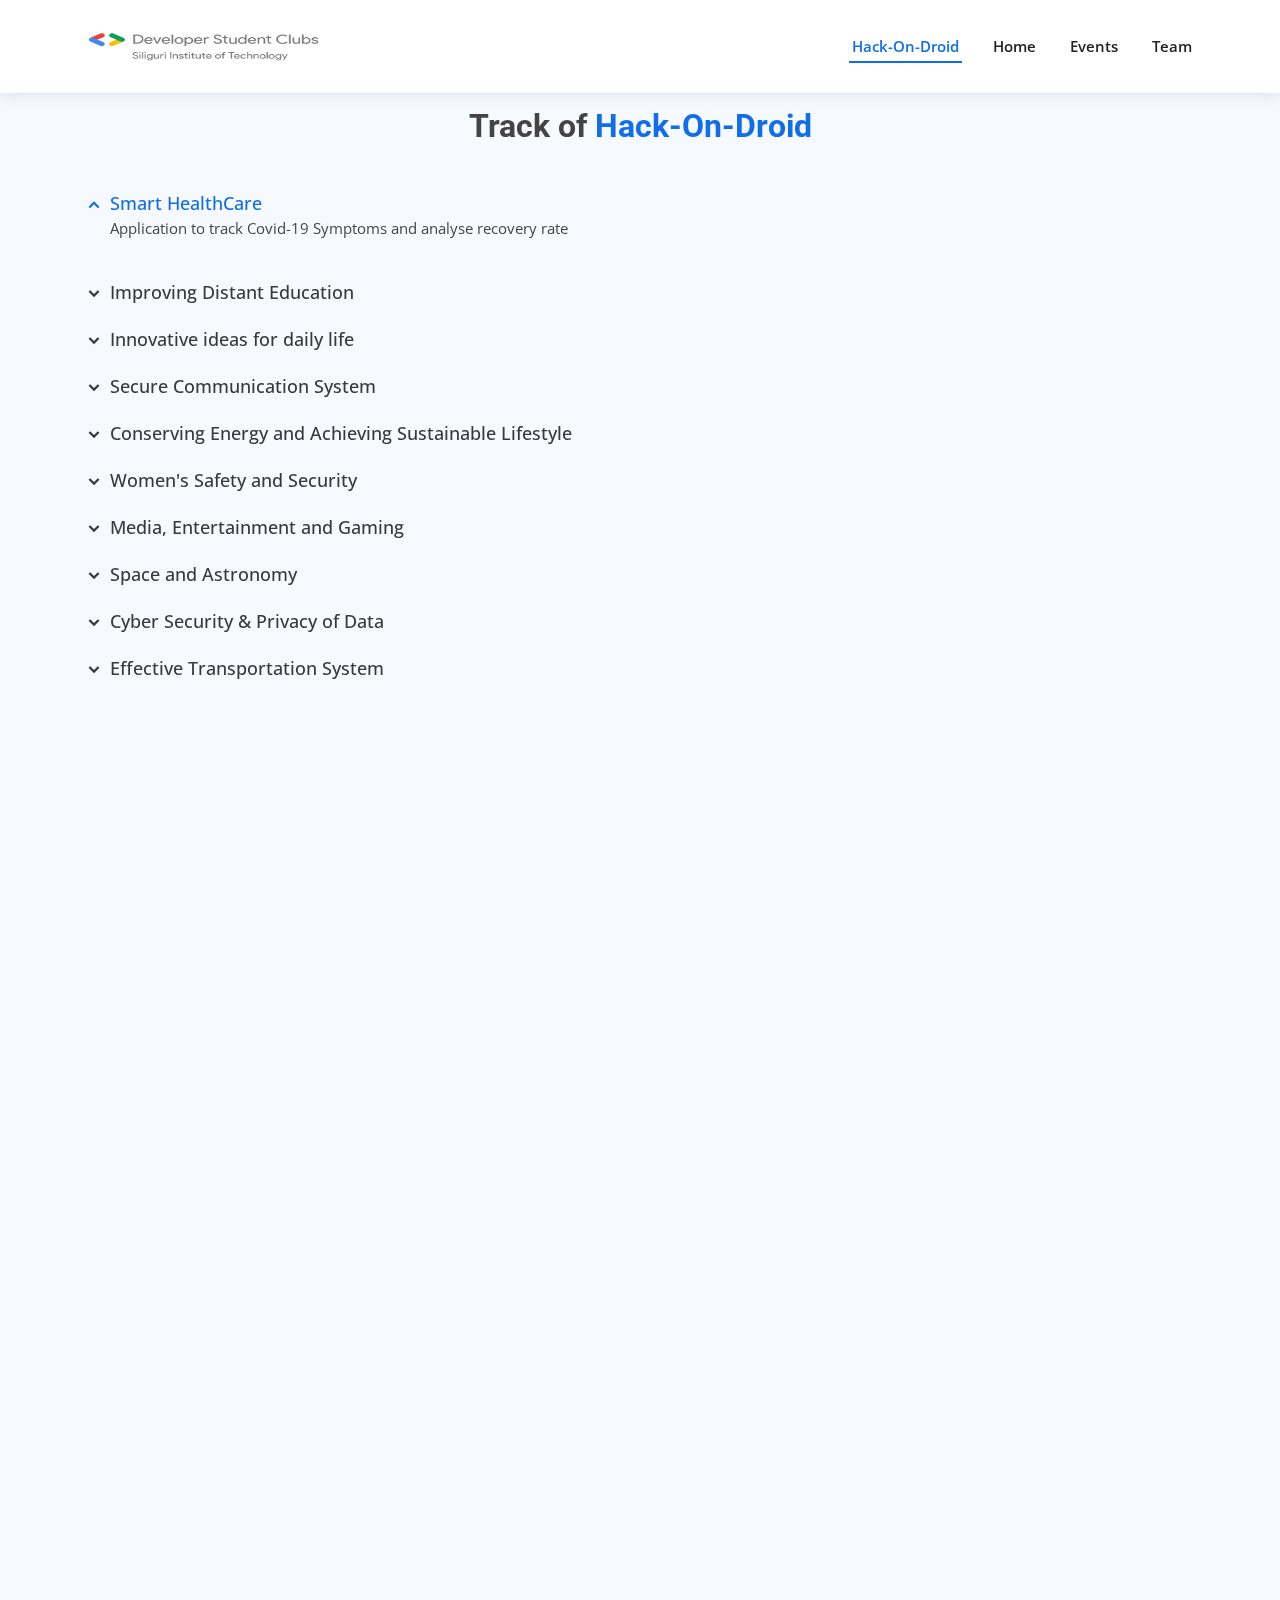
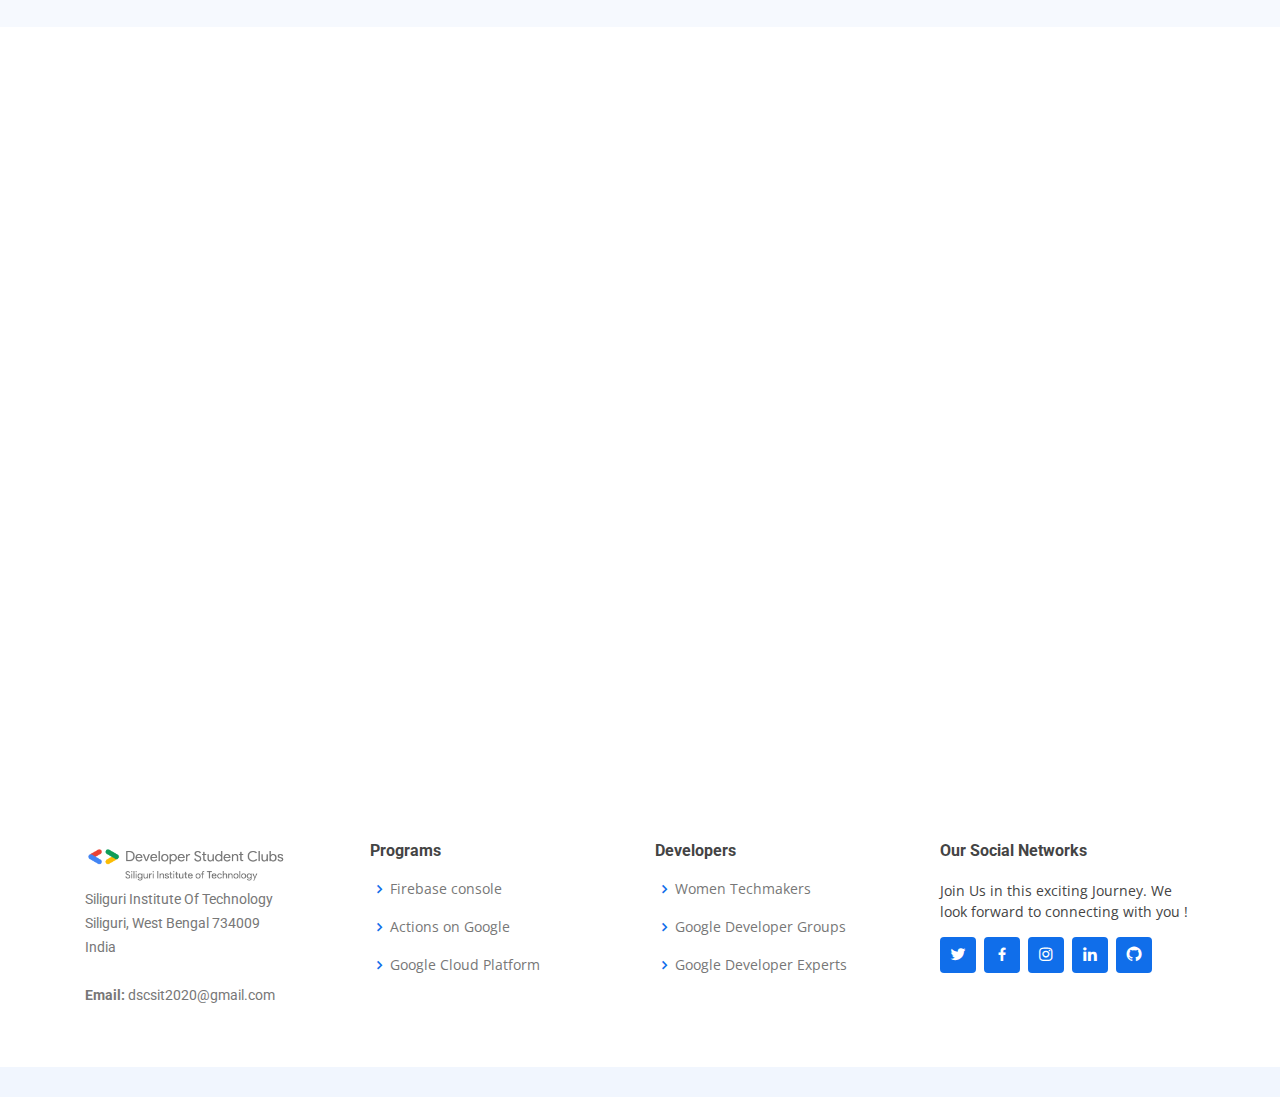
<file: hackondroid.html>
<!DOCTYPE html>
<html lang="en">

<head>
  <meta charset="utf-8">
  <meta content="width=device-width, initial-scale=1.0" name="viewport">

  <title>Hack-On-Droid</title>
  <meta content="" name="description">
  <meta content="" name="keywords">

  <!-- Favicons -->
  <link href="assets/img/dscl.png" rel="icon">
  <link href="assets/img/apple-touch-icon.png" rel="apple-touch-icon">
  <link rel="stylesheet" href="https://cdnjs.cloudflare.com/ajax/libs/font-awesome/4.7.0/css/font-awesome.min.css">

  <!-- Google Fonts -->
  <link
    href="https://fonts.googleapis.com/css?family=Open+Sans:300,300i,400,400i,600,600i,700,700i|Roboto:300,300i,400,400i,500,500i,600,600i,700,700i|Poppins:300,300i,400,400i,500,500i,600,600i,700,700i"
    rel="stylesheet">

  <!-- Vendor CSS Files -->
  <link rel="stylesheet" href="https://www.w3schools.com/w3css/4/w3.css">
  <link href="assets/vendor/bootstrap/css/bootstrap.min.css" rel="stylesheet">
  <link href="assets/vendor/icofont/icofont.min.css" rel="stylesheet">
  <link href="assets/vendor/boxicons/css/boxicons.min.css" rel="stylesheet">
  <link href="assets/vendor/owl.carousel/assets/owl.carousel.min.css" rel="stylesheet">
  <link href="assets/vendor/venobox/venobox.css" rel="stylesheet">
  <link href="assets/vendor/aos/aos.css" rel="stylesheet">

  <!-- Template Main CSS File -->
  <link href="assets/css/style.css" rel="stylesheet">

  <!-- =======================================================
  * Template Name: BizLand - v1.1.1
  * Template URL: https://bootstrapmade.com/bizland-bootstrap-business-template/
  * Author: BootstrapMade.com
  * License: https://bootstrapmade.com/license/
  ======================================================== -->
</head>

<body>

  <!-- ======= Header ======= -->
  <header id="header" class="fixed-top">
    <div class="container d-flex align-items-center">

      <!-- <h1 class="logo mr-auto"><a href="index.html">BizLand<span>.</span></a></h1> -->
      <!-- Uncomment below if you prefer to use an image logo -->
      <a href="index.html" class="logo mr-auto"><img src="assets/img/dsc.png" style="width: 300px;" alt=""></a>

      <nav class="nav-menu d-none d-lg-block">
        <ul>
          <li class="active"><a href="#">Hack-On-Droid</a></li>
          <li><a href="index.html">Home</a></li>
          <li><a href="event.html">Events</a></li>
          <li><a href="team.html">Team</a></li>
        </ul>
      </nav><!-- .nav-menu -->

    </div>
  </header><!-- End Header -->
  
  <section id="faq" class="faq section-bg">
    <div class="container" data-aos="fade-up">

      <div class="section-title">
        <h2>Hack - On -Droid</h2>
        <h3>Track of <span>Hack-On-Droid</span></h3>
        <p></p>
      </div>

      <ul class="faq-list" data-aos="fade-up" data-aos-delay="100">

        <li>
          <a data-toggle="collapse" class="" href="#faq1">Smart HealthCare <i
              class="icofont-simple-up"></i></a>
          <div id="faq1" class="collapse show" data-parent=".faq-list">
            <p>
              Application to track Covid-19 Symptoms and analyse recovery rate
            </p>
          </div>
        </li>

        <li>
          <a data-toggle="collapse" href="#faq2" class="collapsed">Improving Distant Education <i
              class="icofont-simple-up"></i></a>
          <div id="faq2" class="collapse" data-parent=".faq-list">
            <p>
              Real-time progress tracking application for effective distant education
            </p>
          </div>
        </li>

        <li>
          <a data-toggle="collapse" href="#faq3" class="collapsed"> Innovative ideas for daily life
            <i class="icofont-simple-up"></i></a>
          <div id="faq3" class="collapse" data-parent=".faq-list">
            <p>
              Productivity Application to improve daily lifestyle
            </p>
          </div>
        </li>

        <li>
          <a data-toggle="collapse" href="#faq4" class="collapsed"> Secure Communication System
            <i class="icofont-simple-up"></i></a>
          <div id="faq4" class="collapse" data-parent=".faq-list">
            <p>
              Innovating smart communication apps to be effective in rural areas
            </p>
          </div>
        </li>
		
		<li>
          <a data-toggle="collapse" href="#faq5" class="collapsed"> Conserving Energy and Achieving Sustainable Lifestyle
            <i class="icofont-simple-up"></i></a>
          <div id="faq5" class="collapse" data-parent=".faq-list">
            <p>
              Application to check environmental conditions and provide measures to improve it
            </p>
          </div>
        </li>
		
		<li>
          <a data-toggle="collapse" href="#faq6" class="collapsed"> Women's Safety and Security
            <i class="icofont-simple-up"></i></a>
          
          <div id="faq6" class="collapse" data-parent=".faq-list">
            <p>
              Smart security application ensuring safety of women and children 
            </p>
          </div>
        </li>
		
		<li>
          <a data-toggle="collapse" href="#faq7" class="collapsed"> Media, Entertainment and Gaming
            <i class="icofont-simple-up"></i></a>
          <div id="faq7" class="collapse" data-parent=".faq-list">
            <p>
              Entertainment application without ads and phishing
            </p>
          </div>
        </li>
		
		<li>
          <a data-toggle="collapse" href="#faq8" class="collapsed"> Space and Astronomy
            <i class="icofont-simple-up"></i></a>
          <div id="faq8" class="collapse" data-parent=".faq-list">
            <p>
              Application to explore and educate about the vast universe
            </p>
          </div>
        </li>
		
		<li>
          <a data-toggle="collapse" href="#faq9" class="collapsed"> Cyber Security & Privacy of Data
            <i class="icofont-simple-up"></i></a>
          <div id="faq9" class="collapse" data-parent=".faq-list">
            <p>
              Application accomplishing better encryption standards in local file transfers
            </p>
          </div>
        </li>
		
		<li>
          <a data-toggle="collapse" href="#faq10" class="collapsed"> Effective Transportation System
            <i class="icofont-simple-up"></i></a>
          <div id="faq10" class="collapse" data-parent=".faq-list">
            <p>
              Application for booking public and private transportation system online
          </div>
        </li>

      </ul>

    </div>
  </section><!-- End Frequently Asked Questions Section -->

  <section id="about" class="about section-bg">
    <div class="container" data-aos="fade-up">

      <div class="section-title">
        <h2>PPT Format</h2>
      </div>

      <div class="row">
        <div class="col-lg-6 pt-4 pt-lg-0 content d-flex flex-column justify-content-center" data-aos="fade-up"
          data-aos-delay="100">
          <p class="font-italic">
            The submission of powerpoint presentation should be in the following format :
          </p>
          <p>
           <first-letter>1. Intro : Team Details, Year, College Name </first-letter><br><third-letter>2. Problem Statement</third-letter><br>
           <second-letter>3. Solution</second-letter><br><first-letter>4. Tools</first-letter><br>
           <forth-letter>5. Target Audience</forth-letter><br><third-letter>6. Future Plans</third-letter> 
          </p>
        </div>
      </div>

      <!--Project Submission-->
    </div>
  </section>
  
  <section id="about" class="about section-bg">
      <div class="container" data-aos="fade-up">

        <div class="section-title">
          <h2>Project Submission</h2>
          <h3>Submit Your<span> Project Idea</span></h3>
        </div>

        <div class="w3-container">
          <form method="get" action="https://forms.gle/nLYPfXajqqBL9Tbp8">
            <button class="w3-button w3-blue w3-round w3-hover-blue" style="background-color:blue;margin-left:auto;margin-right:auto;display:block;border:none;color:white">Submit Project Idea</button>
          </form>
        </div>
        <br><br><br>


        <div class="section-title">
          <h2>GitHub Repository</h2>
          <span><h3>Add Your Code</h3></span>
        </div>

        <div class="w3-container">
          <form method="get" action="https://github.com/DSCSIT2020/Hack-On-Droid-2021">
            <button class="w3-button w3-blue w3-round w3-hover-blue" style="background-color:blue;margin-left:auto;margin-right:auto;display:block;border:none;color:white">Go to GitHub</button>
          </form>
        </div>
      </div>  
    </section>


    <section id="services" class="services">
      <div class="container" data-aos="fade-up">

        <div class="section-title">
          <h2>Sponsors</h2>
          <h3>Check our <span>Sponsors</span></h3>
          <p></p>
        </div>

        <div class="row">
        <div class="col-lg-4 col-md-6 d-flex align-items-stretch mt-4 mt-lg-0" data-aos="zoom-in"
            data-aos-delay="300">
            <div class="icon-box">
              <img src="assets/img/ds6.jpeg" class="img-fluid" alt="">
              <h4><a href="https://www.youtube.com/c/DS6Inc">DS6 Inc.</a></h4>
              <h5>DS6 Incorporation </h5> 
              <h5>Educational YouTube Channel</h5>
              <h5>Founded by Deb Shekhar Laha </h5>
                <a href="https://www.youtube.com/c/DS6Inc" target="_blank">DS6 YouTube Channel</a>
            </div>
          </div>


          <div class="col-lg-4 col-md-6 d-flex align-items-stretch mt-4 mt-md-0" data-aos="zoom-in"
          data-aos-delay="200">
          <div class="icon-box">
            <img src="assets/img/gondogol.jpeg" class="img-fluid" alt="">
            <h4><a href="">Gondogol</a></h4>
            <h5>Gondogol : Printing Services</h5>
            <h5>Gaurab Paul</h5>
            <h5>Contact no.  +91 77977 01510</h5>
          </div>
        </div>

        
          <div class="col-lg-4 col-md-6 d-flex align-items-stretch" data-aos="zoom-in" data-aos-delay="100">
            <div class="icon-box">
              <img src="assets/img/download.png" class="img-fluid" alt="">
              <h4><a href="https://www.codingninjas.com/">Coding Ninjas</a></h4>
              <h5>Learn. Code. Upskill.</h5>
              <h5>An E-Learning platform that provides great foundational courses for learning different technologies and development.</h5>
                <a href="https://www.codingninjas.com/" target="_blank">Coding Ninjas</a>
            </div>
          </div>
        </div>

       

      </div>
    </section>
    
      
    


  <footer id="footer">

    <div class="footer-top">
      <div class="container">
        <div class="row">

          <div class="col-lg-3 col-md-6 footer-contact">
            <!--<h3>DSC SIT</h3>-->
            <img src="assets\img\dsc.png" class="img-fluid" alt="">
            <p>
              Siliguri Institute Of Technology <br>
              Siliguri, West Bengal 734009 <br>
              India <br><br>
              <strong>Email:</strong> dscsit2020@gmail.com <br>
            </p>
          </div>

          <div class="col-lg-3 col-md-6 footer-links">
            <h4>Programs</h4>
            <ul>
              <li><i class="bx bx-chevron-right"></i> <a href="https://console.firebase.google.com/"
                  target="_blank">Firebase console</a></li>
              <li><i class="bx bx-chevron-right"></i> <a href="https://console.actions.google.com/"
                  target="_blank">Actions on Google</a></li>
              <li><i class="bx bx-chevron-right"></i> <a href="https://console.cloud.google.com/" target="_blank">Google
                  Cloud Platform</a></li>
            </ul>
          </div>

          <div class="col-lg-3 col-md-6 footer-links">
            <h4>Developers</h4>
            <ul>
              <li><i class="bx bx-chevron-right"></i> <a href="https://www.womentechmakers.com/" target="_blank">Women
                  Techmakers</a></li>
              <li><i class="bx bx-chevron-right"></i> <a href="https://developers.google.com/community/gdg"
                  target="_blank">Google Developer Groups</a></li>
              <li><i class="bx bx-chevron-right"></i> <a href="https://developers.google.com/community/experts"
                  target="_blank">Google Developer Experts</a></li>
            </ul>
          </div>

          <div class="col-lg-3 col-md-6 footer-links">
            <h4>Our Social Networks</h4>
            <p>Join Us in this exciting Journey. We look forward to connecting with you !</p>
            <div class="social-links mt-3">
              <a href="https://twitter.com/sit_dsc" target="_blank" class="twitter"><i class="bx bxl-twitter"></i></a>
              <a href="https://www.facebook.com/dscsitsiliguri" target="_blank" class="facebook"><i
                  class="bx bxl-facebook"></i></a>
              <a href="https://www.instagram.com/dsc_sit_/" target="_blank" class="instagram"><i
                  class="bx bxl-instagram"></i></a>
              <a href="https://www.linkedin.com/company/dsc-sit2020" target="_blank" class="linkedin"><i
                  class="bx bxl-linkedin"></i></a>
              <a href="https://www.github.com/dscsit2020" target="_blank" class="github"><i
                  class="bx bxl-github"></i></a>
            </div>
          </div>
        </div>
      </div>
    </div>
  </footer><!-- End Footer -->


  <div id="preloader"></div>
  <a href="#" class="back-to-top"><i class="icofont-simple-up"></i></a>

  <!-- Vendor JS Files -->
  <script src="assets/vendor/jquery/jquery.min.js"></script>
  <script src="assets/vendor/bootstrap/js/bootstrap.bundle.min.js"></script>
  <script src="assets/vendor/jquery.easing/jquery.easing.min.js"></script>
  <script src="assets/vendor/php-email-form/validate.js"></script>
  <script src="assets/vendor/waypoints/jquery.waypoints.min.js"></script>
  <script src="assets/vendor/counterup/counterup.min.js"></script>
  <script src="assets/vendor/owl.carousel/owl.carousel.min.js"></script>
  <script src="assets/vendor/isotope-layout/isotope.pkgd.min.js"></script>
  <script src="assets/vendor/venobox/venobox.min.js"></script>
  <script src="assets/vendor/aos/aos.js"></script>

  <!-- Template Main JS File -->
  <script src="assets/js/main.js"></script>

</body>

</html>
</file>
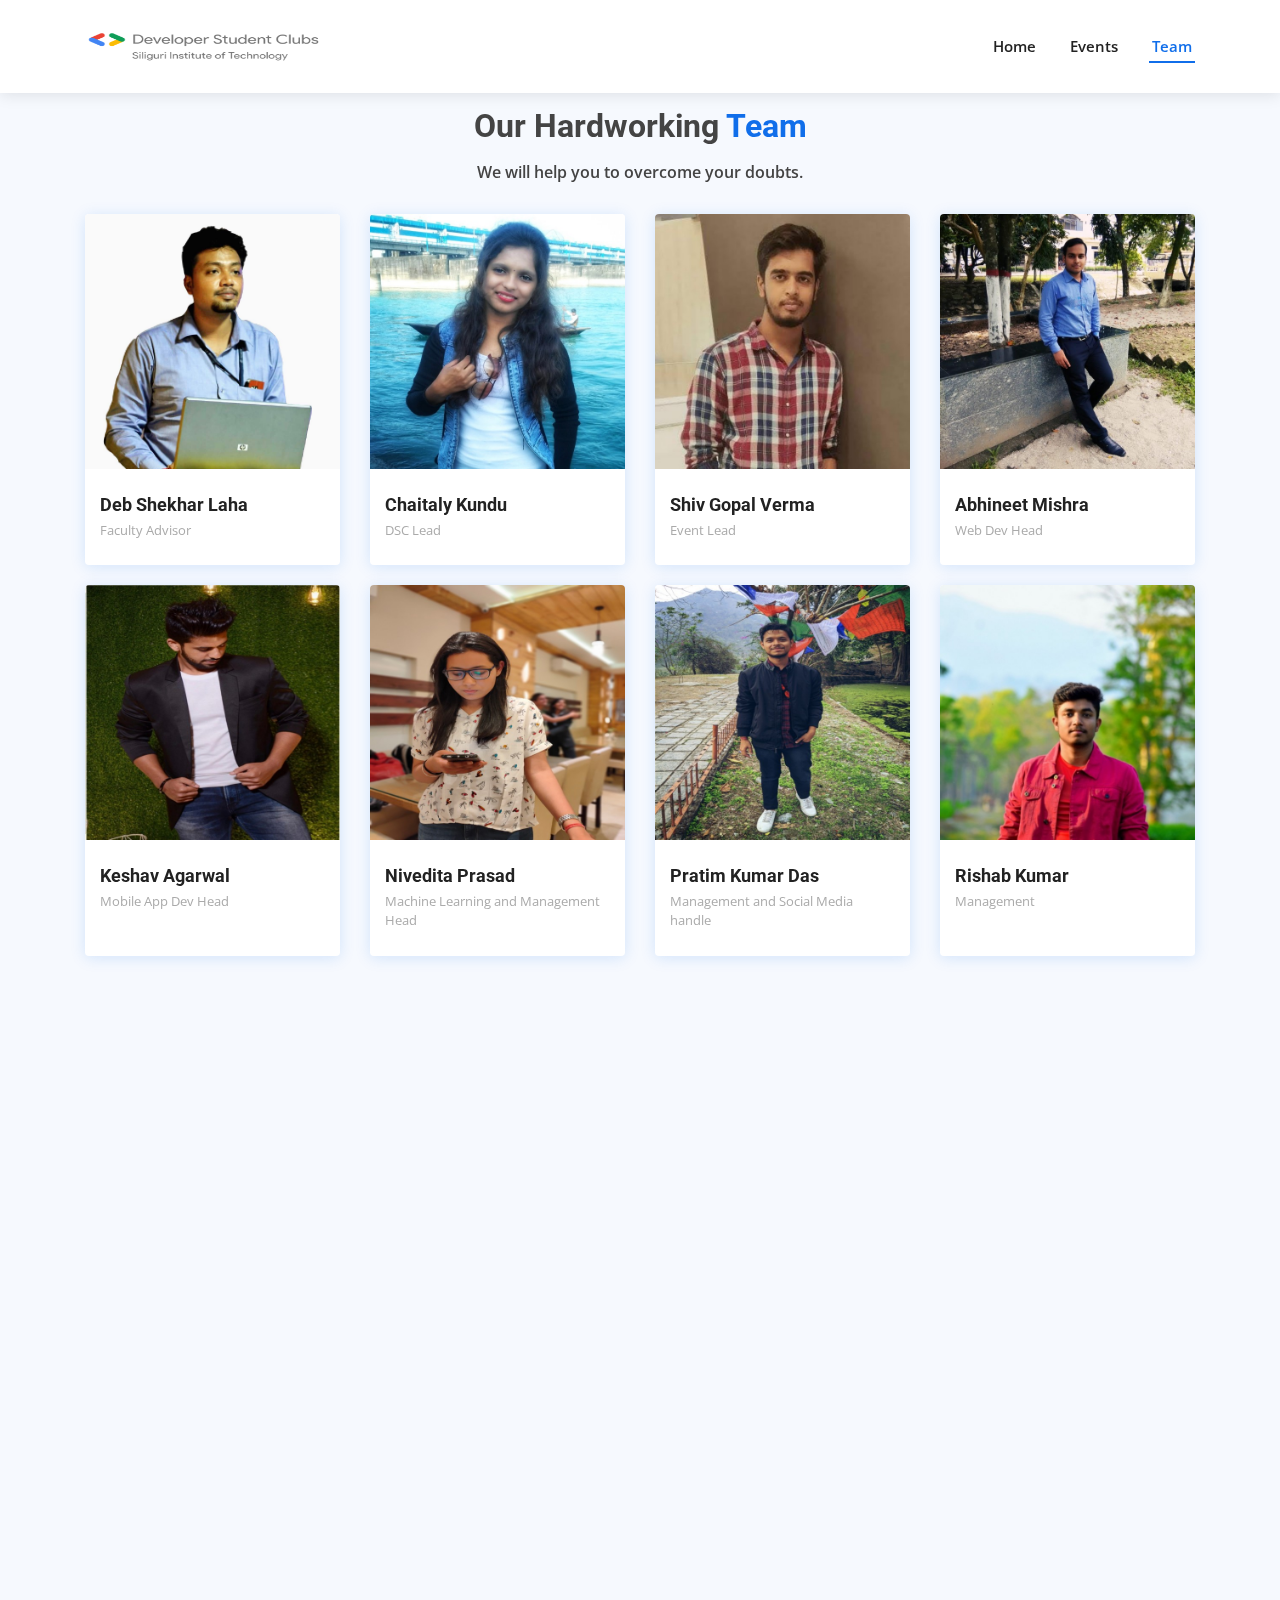
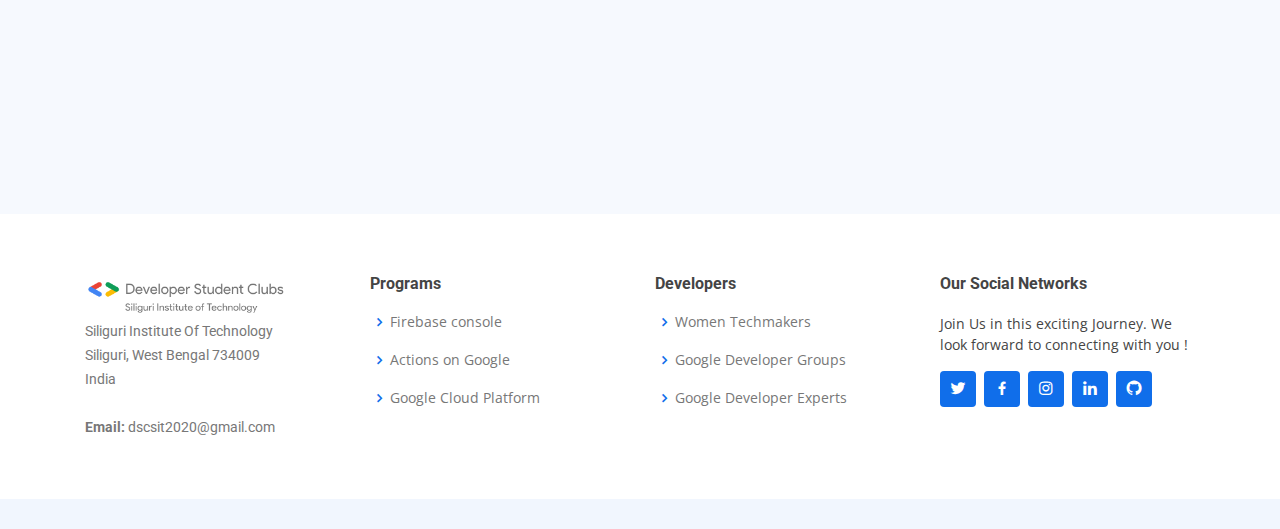
<file: team.html>
<!DOCTYPE html>
<html lang="en">

<head>
  <meta charset="utf-8">
  <meta content="width=device-width, initial-scale=1.0" name="viewport">

  <title>DSC-SIT Team</title>
  <meta content="" name="description">
  <meta content="" name="keywords">

  <!-- Favicons -->
  <link href="assets/img/dscl.png" rel="icon">
  <link href="assets/img/apple-touch-icon.png" rel="apple-touch-icon">
  <link rel="stylesheet" href="https://cdnjs.cloudflare.com/ajax/libs/font-awesome/4.7.0/css/font-awesome.min.css">

  <!-- Google Fonts -->
  <link
    href="https://fonts.googleapis.com/css?family=Open+Sans:300,300i,400,400i,600,600i,700,700i|Roboto:300,300i,400,400i,500,500i,600,600i,700,700i|Poppins:300,300i,400,400i,500,500i,600,600i,700,700i"
    rel="stylesheet">

  <!-- Vendor CSS Files -->
  <link href="assets/vendor/bootstrap/css/bootstrap.min.css" rel="stylesheet">
  <link href="assets/vendor/icofont/icofont.min.css" rel="stylesheet">
  <link href="assets/vendor/boxicons/css/boxicons.min.css" rel="stylesheet">
  <link href="assets/vendor/owl.carousel/assets/owl.carousel.min.css" rel="stylesheet">
  <link href="assets/vendor/venobox/venobox.css" rel="stylesheet">
  <link href="assets/vendor/aos/aos.css" rel="stylesheet">

  <!-- Template Main CSS File -->
  <link href="assets/css/style.css" rel="stylesheet">

  <!-- =======================================================
  * Template Name: BizLand - v1.1.1
  * Template URL: https://bootstrapmade.com/bizland-bootstrap-business-template/
  * Author: BootstrapMade.com
  * License: https://bootstrapmade.com/license/
  ======================================================== -->
</head>

<body>

  <!-- ======= Header ======= -->
  <header id="header" class="fixed-top">
    <div class="container d-flex align-items-center">

      <!-- <h1 class="logo mr-auto"><a href="index.html">BizLand<span>.</span></a></h1> -->
      <!-- Uncomment below if you prefer to use an image logo -->
      <a href="index.html" class="logo mr-auto"><img src="assets/img/dsc.png" style="width: 300px;" alt=""></a>

      <nav class="nav-menu d-none d-lg-block">
        <ul>
          <li><a href="index.html">Home</a></li>
          <li><a href="event.html">Events</a></li>
          <li class="active"><a href="team.html">Team</a></li>
        </ul>
      </nav><!-- .nav-menu -->

    </div>
  </header><!-- End Header -->

  <!-- ======= Team Section ======= -->
  <section id="team" class="team section-bg">
    <div class="container" data-aos="fade-up">

      <div class="section-title">
        <h2>Team</h2>
        <h3>Our Hardworking <span>Team</span></h3>
        <p>We will help you to overcome your doubts.</p>
      </div>

      <div class="row">

        <div class="col-lg-3 col-md-6 d-flex align-items-stretch" data-aos="fade-up" data-aos-delay="100">
          <div class="member">
            <div class="member-img">
              <img src="assets/img/team/Laha_Sir.jpeg" class="img-fluid" alt="">
              <div class="social">
                <a href="https://www.linkedin.com/in/deb-shekhar-laha-b3350863"><i class="icofont-linkedin"></i></a>
              </div>
            </div>
            <div class="member-info">
              <h4>Deb Shekhar Laha</h4>
              <span>Faculty Advisor</span>
            </div>
          </div>
        </div>

        <div class="col-lg-3 col-md-6 d-flex align-items-stretch" data-aos="fade-up" data-aos-delay="100">
          <div class="member">
            <div class="member-img">
              <img src="assets/img/team/chaitaly.jpeg" class="img-fluid" alt="">
              <div class="social">
                <a href="https://twitter.com/chaitaly_kundu?s=09 "><i class="icofont-twitter"></i></a>
                <a href="https://github.com/Chaitalykundu"><i class="bx bxl-github"></i></a>
                <a href="https://www.linkedin.com/in/chaitaly-kundu-476968175"><i class="icofont-linkedin"></i></a>
              </div>
            </div>
            <div class="member-info">
              <h4>Chaitaly Kundu</h4>
              <span>DSC Lead</span>
            </div>
          </div>
        </div>

        <div class="col-lg-3 col-md-6 d-flex align-items-stretch" data-aos="fade-up" data-aos-delay="200">
          <div class="member">
            <div class="member-img">
              <img src="assets/img/team/shiv.jpeg" class="img-fluid" alt="">
              <div class="social">
                <a href="https://twitter.com/ShivGopal07?s=08"><i class="icofont-twitter"></i></a>
                <a href="https://github.com/shivgopal07"><i class="bx bxl-github"></i></a>
                <a href="https://www.linkedin.com/in/shiv-gopal-verma-a11165198"><i class="icofont-linkedin"></i></a>
              </div>
            </div>
            <div class="member-info">
              <h4>Shiv Gopal Verma</h4>
              <span>Event Lead</span>
            </div>
          </div>
        </div>

        <div class="col-lg-3 col-md-6 d-flex align-items-stretch" data-aos="fade-up" data-aos-delay="400">
          <div class="member">
            <div class="member-img">
              <img src="assets/img/team/abhineet.jpg" class="img-fluid" alt="">
              <div class="social">
                <a href="https://twitter.com/Abhineet64"><i class="icofont-twitter"></i></a>
                <a href="https://github.com/abhineetmishra64"><i class="bx bxl-github"></i></a>
                <a href="https://www.linkedin.com/in/abhineet-mishra-323b6016b"><i class="icofont-linkedin"></i></a>
              </div>
            </div>
            <div class="member-info">
              <h4>Abhineet Mishra</h4>
              <span>Web Dev Head</span>
            </div>
          </div>
        </div>

        <div class="col-lg-3 col-md-6 d-flex align-items-stretch" data-aos="fade-up" data-aos-delay="400">
          <div class="member">
            <div class="member-img">
              <img src="assets/img/team/keshav.jpeg" class="img-fluid" alt="">
              <div class="social">
                <a href="https://mobile.twitter.com/KeshavA76099697"><i class="icofont-twitter"></i></a>
                <a href="https://github.com/InfamousBolt"><i class="bx bxl-github"></i></a>
                <a href="https://www.linkedin.com/in/keshav-agarwal-b39322192"><i class="icofont-linkedin"></i></a>
              </div>
            </div>
            <div class="member-info">
              <h4>Keshav Agarwal</h4>
              <span>Mobile App Dev Head</span>
            </div>
          </div>
        </div>

        <div class="col-lg-3 col-md-6 d-flex align-items-stretch" data-aos="fade-up" data-aos-delay="400">
          <div class="member">
            <div class="member-img">
              <img src="assets/img/team/nivedita.jpeg" class="img-fluid" alt="">
              <div class="social">
                <a href="https://twitter.com/NiveditaPrasa15?s=09"><i class="icofont-twitter"></i></a>
                <a href="https://github.com/Nivedita-coder"><i class="bx bxl-github"></i></a>
                <a href="https://www.linkedin.com/in/nivedita-prasad-706719194"><i class="icofont-linkedin"></i></a>
              </div>
            </div>
            <div class="member-info">
              <h4>Nivedita Prasad</h4>
              <span>Machine Learning and Management Head</span>
            </div>
          </div>
        </div>

        <div class="col-lg-3 col-md-6 d-flex align-items-stretch" data-aos="fade-up" data-aos-delay="400">
          <div class="member">
            <div class="member-img">
              <img src="assets/img/team/pratim.jpeg" class="img-fluid" alt="">
              <div class="social">
                <a href="https://twitter.com/Dpratim14?s=08"><i class="icofont-twitter"></i></a>
                <a href="https://github.com/Pratim14"><i class="bx bxl-github"></i></a>
                <a href="https://www.linkedin.com/in/iam-pratim-das"><i class="icofont-linkedin"></i></a>
              </div>
            </div>
            <div class="member-info">
              <h4>Pratim Kumar Das</h4>
              <span>Management and Social Media handle</span>
            </div>
          </div>
        </div>

        <div class="col-lg-3 col-md-6 d-flex align-items-stretch" data-aos="fade-up" data-aos-delay="400">
          <div class="member">
            <div class="member-img">
              <img src="assets/img/team/rishab.jpeg" class="img-fluid" alt="">
              <div class="social">
                <a href="https://twitter.com/Rishabh60430117?s=08"><i class="icofont-twitter"></i></a>
                <a href="https://github.com/rishabhku"><i class="bx bxl-github"></i></a>
                <a href="https://www.linkedin.com/in/rishabh-jha-7b084417a"><i class="icofont-linkedin"></i></a>
              </div>
            </div>
            <div class="member-info">
              <h4>Rishab Kumar</h4>
              <span>Management</span>
            </div>
          </div>
        </div>


        <div class="col-lg-3 col-md-6 d-flex align-items-stretch" data-aos="fade-up" data-aos-delay="400">
          <div class="member">
            <div class="member-img">
              <img src="assets/img/team/arupa.jpeg" class="img-fluid" alt="">
              <div class="social">
                <a href="https://www.linkedin.com/in/arupa-das-1546481a6"><i class="icofont-linkedin"></i></a>
              </div>
            </div>
            <div class="member-info">
              <h4>Arupa Das</h4>
              <span>Social Media Handle</span>
            </div>
          </div>
        </div>

        <div class="col-lg-3 col-md-6 d-flex align-items-stretch" data-aos="fade-up" data-aos-delay="400">
          <div class="member">
            <div class="member-img">
              <img src="assets/img/team/barnali.jpeg" class="img-fluid" alt="">
              <div class="social">
                <a href="https://twitter.com/_iambarna_"><i class="icofont-twitter"></i></a>
                <a href="https://github.com/barnalibasak"><i class="bx bxl-github"></i></a>
                <a href="https://www.linkedin.com/in/barnali-basak-615283194"><i class="icofont-linkedin"></i></a>
              </div>
            </div>
            <div class="member-info">
              <h4>Barnali Basak</h4>
              <span>Poster and Video Editor</span>
            </div>
          </div>
        </div>

        <div class="col-lg-3 col-md-6 d-flex align-items-stretch" data-aos="fade-up" data-aos-delay="400">
          <div class="member">
            <div class="member-img">
              <img src="assets/img/team/Prasun Roy.jpg" class="img-fluid" alt="">
              <div class="social">
                <a href="https://twitter.com/Prasun_Roy_"><i class="icofont-twitter"></i></a>
                <a href="https://github.com/PRASUNR0Y"><i class="bx bxl-github"></i></a>
                <a href="https://www.linkedin.com/in/prasun-roy-"><i class="icofont-linkedin"></i></a>
              </div>
            </div>
            <div class="member-info">
              <h4>Prasun Roy </h4>
              <span>ML and Management</span>
            </div>
          </div>
        </div>

        <div class="col-lg-3 col-md-6 d-flex align-items-stretch" data-aos="fade-up" data-aos-delay="400">
          <div class="member">
            <div class="member-img">
              <img src="assets/img/team/srishti majumder.jpg" class="img-fluid" alt="">
              <div class="social">
                <a href="https://github.com/Srishtihere"><i class="bx bxl-github"></i></a>
                <a href="https://www.linkedin.com/in/srishti-majumder-6560bb200"><i class="icofont-linkedin"></i></a>
              </div>
            </div>
            <div class="member-info">
              <h4>Srishti Majumder </h4>
              <span>Content and Management</span>
            </div>
          </div>
        </div>

        <div class="col-lg-3 col-md-6 d-flex align-items-stretch" data-aos="fade-up" data-aos-delay="400">
          <div class="member">
            <div class="member-img">
              <img src="assets/img/team/Subhranil Sarkar.jpg" class="img-fluid" alt="">
              <div class="social">
                <a href="https://twitter.com/subhranilsarkr?s=09"><i class="icofont-twitter"></i></a>
                <a href="https://github.com/subhranilsarkar-dev"><i class="bx bxl-github"></i></a>
                <a href="https://www.linkedin.com/in/subhranil-sarkar"><i class="icofont-linkedin"></i></a>
              </div>
            </div>
            <div class="member-info">
              <h4>Subhranil Sarkar</h4>
              <span>UI/UX designing</span>
            </div>
          </div>
        </div>

        <div class="col-lg-3 col-md-6 d-flex align-items-stretch" data-aos="fade-up" data-aos-delay="400">
          <div class="member">
            <div class="member-img">
              <img src="assets/img/team/Swarup Das.jpg" class="img-fluid" alt="">
              <div class="social">
                <a href="https://www.twitter.com/RonyzGameShow"><i class="icofont-twitter"></i></a>
                <a href="https://github.com/Das-Swarup"><i class="bx bxl-github"></i></a>
                <a href="https://www.linkedin.com/in/swarup-das-8bb857200"><i class="icofont-linkedin"></i></a>
              </div>
            </div>
            <div class="member-info">
              <h4>Swarup Das</h4>
              <span>Poster and Video Editor</span>
            </div>
          </div>
        </div>

        <div class="col-lg-3 col-md-6 d-flex align-items-stretch" data-aos="fade-up" data-aos-delay="400">
          <div class="member">
            <div class="member-img">
              <img src="assets/img/team/Debajyoti Sarkar.jpg" class="img-fluid" alt="">
              <div class="social">
                <a href="https://github.com/debajyotisarkarhome"><i class="bx bxl-github"></i></a>
                <a href="https://www.linkedin.com/in/debajyoti-sarkar-oos/"><i class="icofont-linkedin"></i></a>
              </div>
            </div>
            <div class="member-info">
              <h4>Debajyoti Sarkar</h4>
              <span>Python Developer Hardware Enthusiast</span>
            </div>
          </div>
        </div>

      </div>

    </div>
  </section><!-- End Team Section -->


  <footer id="footer">

    <div class="footer-top">
      <div class="container">
        <div class="row">

          <div class="col-lg-3 col-md-6 footer-contact">
            <!--<h3>DSC SIT</h3>-->
            <img src="assets\img\dsc.png" class="img-fluid" alt="">
            <p>
              Siliguri Institute Of Technology <br>
              Siliguri, West Bengal 734009 <br>
              India <br><br>
              <strong>Email:</strong> dscsit2020@gmail.com <br>
            </p>
          </div>

          <div class="col-lg-3 col-md-6 footer-links">
            <h4>Programs</h4>
            <ul>
              <li><i class="bx bx-chevron-right"></i> <a href="https://console.firebase.google.com/"
                  target="_blank">Firebase console</a></li>
              <li><i class="bx bx-chevron-right"></i> <a href="https://console.actions.google.com/"
                  target="_blank">Actions on Google</a></li>
              <li><i class="bx bx-chevron-right"></i> <a href="https://console.cloud.google.com/" target="_blank">Google
                  Cloud Platform</a></li>
            </ul>
          </div>

          <div class="col-lg-3 col-md-6 footer-links">
            <h4>Developers</h4>
            <ul>
              <li><i class="bx bx-chevron-right"></i> <a href="https://www.womentechmakers.com/" target="_blank">Women
                  Techmakers</a></li>
              <li><i class="bx bx-chevron-right"></i> <a href="https://developers.google.com/community/gdg"
                  target="_blank">Google Developer Groups</a></li>
              <li><i class="bx bx-chevron-right"></i> <a href="https://developers.google.com/community/experts"
                  target="_blank">Google Developer Experts</a></li>
            </ul>
          </div>

          <div class="col-lg-3 col-md-6 footer-links">
            <h4>Our Social Networks</h4>
            <p>Join Us in this exciting Journey. We look forward to connecting with you !</p>
            <div class="social-links mt-3">
              <a href="https://twitter.com/sit_dsc" target="_blank" class="twitter"><i class="bx bxl-twitter"></i></a>
              <a href="https://www.facebook.com/dscsitsiliguri" target="_blank" class="facebook"><i
                  class="bx bxl-facebook"></i></a>
              <a href="https://www.instagram.com/dsc_sit_/" target="_blank" class="instagram"><i
                  class="bx bxl-instagram"></i></a>
              <a href="https://www.linkedin.com/company/dsc-sit2020" target="_blank" class="linkedin"><i
                  class="bx bxl-linkedin"></i></a>
              <a href="https://www.github.com/dscsit2020" target="_blank" class="github"><i
                  class="bx bxl-github"></i></a>
            </div>
          </div>
        </div>
      </div>
    </div>
  </footer><!-- End Footer -->


  <div id="preloader"></div>
  <a href="#" class="back-to-top"><i class="icofont-simple-up"></i></a>

  <!-- Vendor JS Files -->
  <script src="assets/vendor/jquery/jquery.min.js"></script>
  <script src="assets/vendor/bootstrap/js/bootstrap.bundle.min.js"></script>
  <script src="assets/vendor/jquery.easing/jquery.easing.min.js"></script>
  <script src="assets/vendor/php-email-form/validate.js"></script>
  <script src="assets/vendor/waypoints/jquery.waypoints.min.js"></script>
  <script src="assets/vendor/counterup/counterup.min.js"></script>
  <script src="assets/vendor/owl.carousel/owl.carousel.min.js"></script>
  <script src="assets/vendor/isotope-layout/isotope.pkgd.min.js"></script>
  <script src="assets/vendor/venobox/venobox.min.js"></script>
  <script src="assets/vendor/aos/aos.js"></script>

  <!-- Template Main JS File -->
  <script src="assets/js/main.js"></script>

</body>

</html>
</file>
<file: assets/vendor/venobox/venobox.css>
/* ------ venobox.css --------*/
.vbox-overlay *, .vbox-overlay *:before, .vbox-overlay *:after{
    -webkit-backface-visibility: hidden;
    -webkit-box-sizing:border-box;
    -moz-box-sizing:border-box;
    box-sizing:border-box;
}
.vbox-overlay * { 
    -webkit-backface-visibility: visible;
    backface-visibility: visible;
}
.vbox-overlay{
    display: -webkit-flex;
    display: flex;
    -webkit-flex-direction: column;
    flex-direction: column;
    -webkit-justify-content: center;
    justify-content: center;
    -webkit-align-items: center;
    align-items: center;
    position: fixed;
    left: 0;
    top: 0;
    bottom: 0;
    right: 0;
    z-index: 999999;
}

/* ----- navigation ----- */
.vbox-title{
    width: 100%;
    height: 40px;
    float: left;
    text-align: center;
    line-height: 28px;
    font-size: 12px;
    padding: 6px 50px;
    overflow: hidden;
    position: fixed;
    display: none;
    left: 0;
    z-index: 89;
}
.vbox-close{
    cursor: pointer;
    position: fixed;
    top: -1px;
    right: 0;
    width: 50px;
    height: 40px;
    padding: 6px;
    display: block;
    background-position:10px center;
    overflow: hidden;
    font-size: 24px;
    line-height: 1;
    text-align: center;
    z-index: 99;
}
.vbox-left{
    cursor: pointer;
    position: fixed;
    left: 0;
    height: 40px;
    overflow: hidden;
    line-height: 28px;
    font-size: 12px;
    z-index: 99;
    display: flex;
    align-items:center;
}
.vbox-num{
    display: inline-block;
    margin: 6px 0 6px 15px;
}
/* ----- Social share ----- */
.vbox-share{
    line-height: 28px;
    font-size: 12px;
    overflow: hidden;
    position: fixed;
    left: 0;
    z-index: 98;
    display: flex;
    align-items:center;
    justify-content: center;
    width: 100%;
    text-align: center;
}
.vbox-share svg{
    max-height: 28px;
    width: 28px;
    z-index: 10;
    margin-left: 12px;
    margin-top: 6px;
    margin-bottom: 6px;
    vertical-align: middle;
}


/* ----- navigation ARROWS ----- */
.vbox-next, .vbox-prev{
    position: fixed;
    top: 50%;
    margin-top: -15px;
    overflow: hidden;
    cursor: pointer;
    display: block;
    width: 45px;
    height: 45px;
    z-index: 99;
}
.vbox-next span, .vbox-prev span{
    position: relative;
    width: 20px;
    height: 20px;
    border: 2px solid transparent;
    border-top-color: #B6B6B6;
    border-right-color: #B6B6B6;
    text-indent: -100px;
    position: absolute;
    top: 8px;
    display: block;
}
.vbox-prev{
    left: 15px;
}
.vbox-next{
    right: 15px;
}
.vbox-prev span{
    left: 10px;
    -ms-transform: rotate(-135deg);
    -webkit-transform: rotate(-135deg);
    transform: rotate(-135deg);
}
.vbox-next span{
    -ms-transform: rotate(45deg);
    -webkit-transform: rotate(45deg);
    transform: rotate(45deg);
    right: 10px;
}
/* ------- inline window ------ */
.vbox-inline{
    width: 420px;
    height: 315px;
    height: 70vh;
    padding: 10px;
    background: #fff;
    margin: 0 auto;
    overflow: auto;
    text-align: left;
}
/* ------- Video & iFrames window ------ */
.venoframe{
    max-width: 100%;
    width: 100%;
    border: none;
    width: 100%;
    height: 260px;
    height: 70vh;
}
.venoframe.vbvid{
    height: 260px;
}
@media (min-width: 768px) {
    .venoframe, .vbox-inline{
        width: 90%;
        height: 360px;
        height: 70vh;
    }
    .venoframe.vbvid{
        width: 640px;
        height: 360px;
    }
}
@media (min-width: 992px) {
    .venoframe, .vbox-inline{
        max-width: 1200px;
        width: 80%;
        height: 540px;
        height: 70vh;
    }
    .venoframe.vbvid{
        width: 960px;
        height: 540px;
    }
}
/* 
Please do NOT edit this part! 
or at least read this note: http://i.imgur.com/7C0ws9e.gif
*/
.vbox-open{
    overflow: hidden;
}
.vbox-container{
    position: absolute;
    left: 0;
    right: 0;
    top: 0;
    bottom: 0;
    overflow-x: hidden;
    overflow-y: scroll;
    overflow-scrolling: touch;
    -webkit-overflow-scrolling: touch;
    z-index: 20;
    max-height: 100%;

}

.vbox-content{
    text-align: center;
    float: left;
    width: 100%;
    position: relative;
    overflow: hidden;
    padding: 20px 4%;
}
.vbox-container img{
    max-width: 100%;
    height: auto;
}
.vbox-figlio{
    box-shadow: 0 0 12px rgba(0,0,0,0.19), 0 6px 6px rgba(0,0,0,0.23);
    max-width: 100%;
    text-align: initial;
}
img.vbox-figlio{
    -webkit-user-select: none;
-khtml-user-select: none;
-moz-user-select: none;
-o-user-select: none;
user-select: none;
}
.vbox-content.swipe-left{
    margin-left: -200px !important;
}
.vbox-content.swipe-right{
    margin-left: 200px !important;
}
.vbox-animated{
    webkit-transition: margin 300ms ease-out;
    transition: margin 300ms ease-out;
}

/* ---------- preloader ----------
 * SPINKIT 
 * http://tobiasahlin.com/spinkit/
-------------------------------- */
.sk-double-bounce,.sk-rotating-plane{width:40px;height:40px;margin:40px auto}.sk-rotating-plane{background-color:#333;-webkit-animation:sk-rotatePlane 1.2s infinite ease-in-out;animation:sk-rotatePlane 1.2s infinite ease-in-out}@-webkit-keyframes sk-rotatePlane{0%{-webkit-transform:perspective(120px) rotateX(0) rotateY(0);transform:perspective(120px) rotateX(0) rotateY(0)}50%{-webkit-transform:perspective(120px) rotateX(-180.1deg) rotateY(0);transform:perspective(120px) rotateX(-180.1deg) rotateY(0)}100%{-webkit-transform:perspective(120px) rotateX(-180deg) rotateY(-179.9deg);transform:perspective(120px) rotateX(-180deg) rotateY(-179.9deg)}}@keyframes sk-rotatePlane{0%{-webkit-transform:perspective(120px) rotateX(0) rotateY(0);transform:perspective(120px) rotateX(0) rotateY(0)}50%{-webkit-transform:perspective(120px) rotateX(-180.1deg) rotateY(0);transform:perspective(120px) rotateX(-180.1deg) rotateY(0)}100%{-webkit-transform:perspective(120px) rotateX(-180deg) rotateY(-179.9deg);transform:perspective(120px) rotateX(-180deg) rotateY(-179.9deg)}}.sk-double-bounce{position:relative}.sk-double-bounce .sk-child{width:100%;height:100%;border-radius:50%;background-color:#333;opacity:.6;position:absolute;top:0;left:0;-webkit-animation:sk-doubleBounce 2s infinite ease-in-out;animation:sk-doubleBounce 2s infinite ease-in-out}.sk-chasing-dots .sk-child,.sk-spinner-pulse,.sk-three-bounce .sk-child{background-color:#333;border-radius:100%}.sk-double-bounce .sk-double-bounce2{-webkit-animation-delay:-1s;animation-delay:-1s}@-webkit-keyframes sk-doubleBounce{0%,100%{-webkit-transform:scale(0);transform:scale(0)}50%{-webkit-transform:scale(1);transform:scale(1)}}@keyframes sk-doubleBounce{0%,100%{-webkit-transform:scale(0);transform:scale(0)}50%{-webkit-transform:scale(1);transform:scale(1)}}.sk-wave{margin:40px auto;width:50px;height:40px;text-align:center;font-size:10px}.sk-wave .sk-rect{background-color:#333;height:100%;width:6px;display:inline-block;-webkit-animation:sk-waveStretchDelay 1.2s infinite ease-in-out;animation:sk-waveStretchDelay 1.2s infinite ease-in-out}.sk-wave .sk-rect1{-webkit-animation-delay:-1.2s;animation-delay:-1.2s}.sk-wave .sk-rect2{-webkit-animation-delay:-1.1s;animation-delay:-1.1s}.sk-wave .sk-rect3{-webkit-animation-delay:-1s;animation-delay:-1s}.sk-wave .sk-rect4{-webkit-animation-delay:-.9s;animation-delay:-.9s}.sk-wave .sk-rect5{-webkit-animation-delay:-.8s;animation-delay:-.8s}@-webkit-keyframes sk-waveStretchDelay{0%,100%,40%{-webkit-transform:scaleY(.4);transform:scaleY(.4)}20%{-webkit-transform:scaleY(1);transform:scaleY(1)}}@keyframes sk-waveStretchDelay{0%,100%,40%{-webkit-transform:scaleY(.4);transform:scaleY(.4)}20%{-webkit-transform:scaleY(1);transform:scaleY(1)}}.sk-wandering-cubes{margin:40px auto;width:40px;height:40px;position:relative}.sk-wandering-cubes .sk-cube{background-color:#333;width:10px;height:10px;position:absolute;top:0;left:0;-webkit-animation:sk-wanderingCube 1.8s ease-in-out -1.8s infinite both;animation:sk-wanderingCube 1.8s ease-in-out -1.8s infinite both}.sk-chasing-dots,.sk-spinner-pulse{width:40px;height:40px;margin:40px auto}.sk-wandering-cubes .sk-cube2{-webkit-animation-delay:-.9s;animation-delay:-.9s}@-webkit-keyframes sk-wanderingCube{0%{-webkit-transform:rotate(0);transform:rotate(0)}25%{-webkit-transform:translateX(30px) rotate(-90deg) scale(.5);transform:translateX(30px) rotate(-90deg) scale(.5)}50%{-webkit-transform:translateX(30px) translateY(30px) rotate(-179deg);transform:translateX(30px) translateY(30px) rotate(-179deg)}50.1%{-webkit-transform:translateX(30px) translateY(30px) rotate(-180deg);transform:translateX(30px) translateY(30px) rotate(-180deg)}75%{-webkit-transform:translateX(0) translateY(30px) rotate(-270deg) scale(.5);transform:translateX(0) translateY(30px) rotate(-270deg) scale(.5)}100%{-webkit-transform:rotate(-360deg);transform:rotate(-360deg)}}@keyframes sk-wanderingCube{0%{-webkit-transform:rotate(0);transform:rotate(0)}25%{-webkit-transform:translateX(30px) rotate(-90deg) scale(.5);transform:translateX(30px) rotate(-90deg) scale(.5)}50%{-webkit-transform:translateX(30px) translateY(30px) rotate(-179deg);transform:translateX(30px) translateY(30px) rotate(-179deg)}50.1%{-webkit-transform:translateX(30px) translateY(30px) rotate(-180deg);transform:translateX(30px) translateY(30px) rotate(-180deg)}75%{-webkit-transform:translateX(0) translateY(30px) rotate(-270deg) scale(.5);transform:translateX(0) translateY(30px) rotate(-270deg) scale(.5)}100%{-webkit-transform:rotate(-360deg);transform:rotate(-360deg)}}.sk-spinner-pulse{-webkit-animation:sk-pulseScaleOut 1s infinite ease-in-out;animation:sk-pulseScaleOut 1s infinite ease-in-out}@-webkit-keyframes sk-pulseScaleOut{0%{-webkit-transform:scale(0);transform:scale(0)}100%{-webkit-transform:scale(1);transform:scale(1);opacity:0}}@keyframes sk-pulseScaleOut{0%{-webkit-transform:scale(0);transform:scale(0)}100%{-webkit-transform:scale(1);transform:scale(1);opacity:0}}.sk-chasing-dots{position:relative;text-align:center;-webkit-animation:sk-chasingDotsRotate 2s infinite linear;animation:sk-chasingDotsRotate 2s infinite linear}.sk-chasing-dots .sk-child{width:60%;height:60%;display:inline-block;position:absolute;top:0;-webkit-animation:sk-chasingDotsBounce 2s infinite ease-in-out;animation:sk-chasingDotsBounce 2s infinite ease-in-out}.sk-chasing-dots .sk-dot2{top:auto;bottom:0;-webkit-animation-delay:-1s;animation-delay:-1s}@-webkit-keyframes sk-chasingDotsRotate{100%{-webkit-transform:rotate(360deg);transform:rotate(360deg)}}@keyframes sk-chasingDotsRotate{100%{-webkit-transform:rotate(360deg);transform:rotate(360deg)}}@-webkit-keyframes sk-chasingDotsBounce{0%,100%{-webkit-transform:scale(0);transform:scale(0)}50%{-webkit-transform:scale(1);transform:scale(1)}}@keyframes sk-chasingDotsBounce{0%,100%{-webkit-transform:scale(0);transform:scale(0)}50%{-webkit-transform:scale(1);transform:scale(1)}}.sk-three-bounce{margin:40px auto;width:80px;text-align:center}.sk-three-bounce .sk-child{width:20px;height:20px;display:inline-block;-webkit-animation:sk-three-bounce 1.4s ease-in-out 0s infinite both;animation:sk-three-bounce 1.4s ease-in-out 0s infinite both}.sk-circle .sk-child:before,.sk-fading-circle .sk-circle:before{display:block;border-radius:100%;content:'';background-color:#333}.sk-three-bounce .sk-bounce1{-webkit-animation-delay:-.32s;animation-delay:-.32s}.sk-three-bounce .sk-bounce2{-webkit-animation-delay:-.16s;animation-delay:-.16s}@-webkit-keyframes sk-three-bounce{0%,100%,80%{-webkit-transform:scale(0);transform:scale(0)}40%{-webkit-transform:scale(1);transform:scale(1)}}@keyframes sk-three-bounce{0%,100%,80%{-webkit-transform:scale(0);transform:scale(0)}40%{-webkit-transform:scale(1);transform:scale(1)}}.sk-circle{margin:40px auto;width:40px;height:40px;position:relative}.sk-circle .sk-child{width:100%;height:100%;position:absolute;left:0;top:0}.sk-circle .sk-child:before{margin:0 auto;width:15%;height:15%;-webkit-animation:sk-circleBounceDelay 1.2s infinite ease-in-out both;animation:sk-circleBounceDelay 1.2s infinite ease-in-out both}.sk-circle .sk-circle2{-webkit-transform:rotate(30deg);-ms-transform:rotate(30deg);transform:rotate(30deg)}.sk-circle .sk-circle3{-webkit-transform:rotate(60deg);-ms-transform:rotate(60deg);transform:rotate(60deg)}.sk-circle .sk-circle4{-webkit-transform:rotate(90deg);-ms-transform:rotate(90deg);transform:rotate(90deg)}.sk-circle .sk-circle5{-webkit-transform:rotate(120deg);-ms-transform:rotate(120deg);transform:rotate(120deg)}.sk-circle .sk-circle6{-webkit-transform:rotate(150deg);-ms-transform:rotate(150deg);transform:rotate(150deg)}.sk-circle .sk-circle7{-webkit-transform:rotate(180deg);-ms-transform:rotate(180deg);transform:rotate(180deg)}.sk-circle .sk-circle8{-webkit-transform:rotate(210deg);-ms-transform:rotate(210deg);transform:rotate(210deg)}.sk-circle .sk-circle9{-webkit-transform:rotate(240deg);-ms-transform:rotate(240deg);transform:rotate(240deg)}.sk-circle .sk-circle10{-webkit-transform:rotate(270deg);-ms-transform:rotate(270deg);transform:rotate(270deg)}.sk-circle .sk-circle11{-webkit-transform:rotate(300deg);-ms-transform:rotate(300deg);transform:rotate(300deg)}.sk-circle .sk-circle12{-webkit-transform:rotate(330deg);-ms-transform:rotate(330deg);transform:rotate(330deg)}.sk-circle .sk-circle2:before{-webkit-animation-delay:-1.1s;animation-delay:-1.1s}.sk-circle .sk-circle3:before{-webkit-animation-delay:-1s;animation-delay:-1s}.sk-circle .sk-circle4:before{-webkit-animation-delay:-.9s;animation-delay:-.9s}.sk-circle .sk-circle5:before{-webkit-animation-delay:-.8s;animation-delay:-.8s}.sk-circle .sk-circle6:before{-webkit-animation-delay:-.7s;animation-delay:-.7s}.sk-circle .sk-circle7:before{-webkit-animation-delay:-.6s;animation-delay:-.6s}.sk-circle .sk-circle8:before{-webkit-animation-delay:-.5s;animation-delay:-.5s}.sk-circle .sk-circle9:before{-webkit-animation-delay:-.4s;animation-delay:-.4s}.sk-circle .sk-circle10:before{-webkit-animation-delay:-.3s;animation-delay:-.3s}.sk-circle .sk-circle11:before{-webkit-animation-delay:-.2s;animation-delay:-.2s}.sk-circle .sk-circle12:before{-webkit-animation-delay:-.1s;animation-delay:-.1s}@-webkit-keyframes sk-circleBounceDelay{0%,100%,80%{-webkit-transform:scale(0);transform:scale(0)}40%{-webkit-transform:scale(1);transform:scale(1)}}@keyframes sk-circleBounceDelay{0%,100%,80%{-webkit-transform:scale(0);transform:scale(0)}40%{-webkit-transform:scale(1);transform:scale(1)}}.sk-cube-grid{width:40px;height:40px;margin:40px auto}.sk-cube-grid .sk-cube{width:33.33%;height:33.33%;background-color:#333;float:left;-webkit-animation:sk-cubeGridScaleDelay 1.3s infinite ease-in-out;animation:sk-cubeGridScaleDelay 1.3s infinite ease-in-out}.sk-cube-grid .sk-cube1{-webkit-animation-delay:.2s;animation-delay:.2s}.sk-cube-grid .sk-cube2{-webkit-animation-delay:.3s;animation-delay:.3s}.sk-cube-grid .sk-cube3{-webkit-animation-delay:.4s;animation-delay:.4s}.sk-cube-grid .sk-cube4{-webkit-animation-delay:.1s;animation-delay:.1s}.sk-cube-grid .sk-cube5{-webkit-animation-delay:.2s;animation-delay:.2s}.sk-cube-grid .sk-cube6{-webkit-animation-delay:.3s;animation-delay:.3s}.sk-cube-grid .sk-cube7{-webkit-animation-delay:0ms;animation-delay:0ms}.sk-cube-grid .sk-cube8{-webkit-animation-delay:.1s;animation-delay:.1s}.sk-cube-grid .sk-cube9{-webkit-animation-delay:.2s;animation-delay:.2s}@-webkit-keyframes sk-cubeGridScaleDelay{0%,100%,70%{-webkit-transform:scale3D(1,1,1);transform:scale3D(1,1,1)}35%{-webkit-transform:scale3D(0,0,1);transform:scale3D(0,0,1)}}@keyframes sk-cubeGridScaleDelay{0%,100%,70%{-webkit-transform:scale3D(1,1,1);transform:scale3D(1,1,1)}35%{-webkit-transform:scale3D(0,0,1);transform:scale3D(0,0,1)}}.sk-fading-circle{margin:40px auto;width:40px;height:40px;position:relative}.sk-fading-circle .sk-circle{width:100%;height:100%;position:absolute;left:0;top:0}.sk-fading-circle .sk-circle:before{margin:0 auto;width:15%;height:15%;-webkit-animation:sk-circleFadeDelay 1.2s infinite ease-in-out both;animation:sk-circleFadeDelay 1.2s infinite ease-in-out both}.sk-fading-circle .sk-circle2{-webkit-transform:rotate(30deg);-ms-transform:rotate(30deg);transform:rotate(30deg)}.sk-fading-circle .sk-circle3{-webkit-transform:rotate(60deg);-ms-transform:rotate(60deg);transform:rotate(60deg)}.sk-fading-circle .sk-circle4{-webkit-transform:rotate(90deg);-ms-transform:rotate(90deg);transform:rotate(90deg)}.sk-fading-circle .sk-circle5{-webkit-transform:rotate(120deg);-ms-transform:rotate(120deg);transform:rotate(120deg)}.sk-fading-circle .sk-circle6{-webkit-transform:rotate(150deg);-ms-transform:rotate(150deg);transform:rotate(150deg)}.sk-fading-circle .sk-circle7{-webkit-transform:rotate(180deg);-ms-transform:rotate(180deg);transform:rotate(180deg)}.sk-fading-circle .sk-circle8{-webkit-transform:rotate(210deg);-ms-transform:rotate(210deg);transform:rotate(210deg)}.sk-fading-circle .sk-circle9{-webkit-transform:rotate(240deg);-ms-transform:rotate(240deg);transform:rotate(240deg)}.sk-fading-circle .sk-circle10{-webkit-transform:rotate(270deg);-ms-transform:rotate(270deg);transform:rotate(270deg)}.sk-fading-circle .sk-circle11{-webkit-transform:rotate(300deg);-ms-transform:rotate(300deg);transform:rotate(300deg)}.sk-fading-circle .sk-circle12{-webkit-transform:rotate(330deg);-ms-transform:rotate(330deg);transform:rotate(330deg)}.sk-fading-circle .sk-circle2:before{-webkit-animation-delay:-1.1s;animation-delay:-1.1s}.sk-fading-circle .sk-circle3:before{-webkit-animation-delay:-1s;animation-delay:-1s}.sk-fading-circle .sk-circle4:before{-webkit-animation-delay:-.9s;animation-delay:-.9s}.sk-fading-circle .sk-circle5:before{-webkit-animation-delay:-.8s;animation-delay:-.8s}.sk-fading-circle .sk-circle6:before{-webkit-animation-delay:-.7s;animation-delay:-.7s}.sk-fading-circle .sk-circle7:before{-webkit-animation-delay:-.6s;animation-delay:-.6s}.sk-fading-circle .sk-circle8:before{-webkit-animation-delay:-.5s;animation-delay:-.5s}.sk-fading-circle .sk-circle9:before{-webkit-animation-delay:-.4s;animation-delay:-.4s}.sk-fading-circle .sk-circle10:before{-webkit-animation-delay:-.3s;animation-delay:-.3s}.sk-fading-circle .sk-circle11:before{-webkit-animation-delay:-.2s;animation-delay:-.2s}.sk-fading-circle .sk-circle12:before{-webkit-animation-delay:-.1s;animation-delay:-.1s}@-webkit-keyframes sk-circleFadeDelay{0%,100%,39%{opacity:0}40%{opacity:1}}@keyframes sk-circleFadeDelay{0%,100%,39%{opacity:0}40%{opacity:1}}.sk-folding-cube{margin:40px auto;width:40px;height:40px;position:relative;-webkit-transform:rotateZ(45deg);transform:rotateZ(45deg)}.sk-folding-cube .sk-cube{float:left;width:50%;height:50%;position:relative;-webkit-transform:scale(1.1);-ms-transform:scale(1.1);transform:scale(1.1)}.sk-folding-cube .sk-cube:before{content:'';position:absolute;top:0;left:0;width:100%;height:100%;background-color:#333;-webkit-animation:sk-foldCubeAngle 2.4s infinite linear both;animation:sk-foldCubeAngle 2.4s infinite linear both;-webkit-transform-origin:100% 100%;-ms-transform-origin:100% 100%;transform-origin:100% 100%}.sk-folding-cube .sk-cube2{-webkit-transform:scale(1.1) rotateZ(90deg);transform:scale(1.1) rotateZ(90deg)}.sk-folding-cube .sk-cube3{-webkit-transform:scale(1.1) rotateZ(180deg);transform:scale(1.1) rotateZ(180deg)}.sk-folding-cube .sk-cube4{-webkit-transform:scale(1.1) rotateZ(270deg);transform:scale(1.1) rotateZ(270deg)}.sk-folding-cube .sk-cube2:before{-webkit-animation-delay:.3s;animation-delay:.3s}.sk-folding-cube .sk-cube3:before{-webkit-animation-delay:.6s;animation-delay:.6s}.sk-folding-cube .sk-cube4:before{-webkit-animation-delay:.9s;animation-delay:.9s}@-webkit-keyframes sk-foldCubeAngle{0%,10%{-webkit-transform:perspective(140px) rotateX(-180deg);transform:perspective(140px) rotateX(-180deg);opacity:0}25%,75%{-webkit-transform:perspective(140px) rotateX(0);transform:perspective(140px) rotateX(0);opacity:1}100%,90%{-webkit-transform:perspective(140px) rotateY(180deg);transform:perspective(140px) rotateY(180deg);opacity:0}}@keyframes sk-foldCubeAngle{0%,10%{-webkit-transform:perspective(140px) rotateX(-180deg);transform:perspective(140px) rotateX(-180deg);opacity:0}25%,75%{-webkit-transform:perspective(140px) rotateX(0);transform:perspective(140px) rotateX(0);opacity:1}100%,90%{-webkit-transform:perspective(140px) rotateY(180deg);transform:perspective(140px) rotateY(180deg);opacity:0}}
</file>
<file: assets/css/style.css>
/**
* Template Name: BizLand - v1.1.1
* Template URL: https://bootstrapmade.com/bizland-bootstrap-business-template/
* Author: BootstrapMade.com
* License: https://bootstrapmade.com/license/
*/

/*--------------------------------------------------------------
# General
--------------------------------------------------------------*/
body {
  font-family: "Open Sans", sans-serif;
  color: #444444;
}

a {
  color: #106eea;
}

a:hover {
  color: #3b8af2;
  text-decoration: none;
}

h1, h2, h3, h4, h5, h6 {
  font-family: "Roboto", sans-serif;
}

/*--------------------------------------------------------------
# Preloader
--------------------------------------------------------------*/
#preloader {
  position: fixed;
  top: 0;
  left: 0;
  right: 0;
  bottom: 0;
  z-index: 9999;
  overflow: hidden;
  background: #fff;
}

#preloader:before {
  content: "";
  position: fixed;
  top: calc(50% - 30px);
  left: calc(50% - 30px);
  border: 6px solid #106eea;
  border-top-color: #e2eefd;
  border-radius: 50%;
  width: 60px;
  height: 60px;
  -webkit-animation: animate-preloader 1s linear infinite;
  animation: animate-preloader 1s linear infinite;
}

@-webkit-keyframes animate-preloader {
  0% {
    transform: rotate(0deg);
  }
  100% {
    transform: rotate(360deg);
  }
}

@keyframes animate-preloader {
  0% {
    transform: rotate(0deg);
  }
  100% {
    transform: rotate(360deg);
  }
}

/*--------------------------------------------------------------
# Back to top button
--------------------------------------------------------------*/
.back-to-top {
  position: fixed;
  display: none;
  right: 15px;
  bottom: 15px;
  z-index: 99999;
}

.back-to-top i {
  display: flex;
  align-items: center;
  justify-content: center;
  font-size: 24px;
  width: 40px;
  height: 40px;
  border-radius: 4px;
  background: #106eea;
  color: #fff;
  transition: all 0.4s;
}

.back-to-top i:hover {
  background: #3284f1;
  color: #fff;
}

/*--------------------------------------------------------------
# Disable aos animation delay on mobile devices
--------------------------------------------------------------*/
@media screen and (max-width: 768px) {
  [data-aos-delay] {
    transition-delay: 0 !important;
  }
}



/*--------------------------------------------------------------
# Header
--------------------------------------------------------------*/
#header {
  background: #fff;
  transition: all 0.5s;
  z-index: 997;
  padding: 25px 0;
  /* top: 40px; */
  box-shadow: 0px 2px 15px rgba(0, 0, 0, 0.1);
}

#header.header-scrolled {
  top: 0;
  padding: 15px;
}

#header .logo {
  font-size: 32px;
  margin: 0;
  padding: 0;
  line-height: 1;
  font-weight: 600;
  letter-spacing: 0.8px;
  font-family: "Poppins", sans-serif;
}

#header .logo a {
  color: #222222;
}

#header .logo a span {
  color: #106eea;
}

#header .logo img {
  max-height: 40px;
}

@media (max-width: 992px) {
  #header {
    padding: 15px;
    top: 0;
  }
  #header .logo {
    font-size: 28px;
  }
}

first-letter {
  color: #557dbf;
  font-weight: 400;
}

second-letter {
  color: #fbbc12;
  font-weight: 400;
}

third-letter {
  color: #e1382b;
  font-weight: 400;
}

forth-letter {
  color: #189e59;
  font-weight: 400;
}

/*--------------------------------------------------------------
# Navigation Menu
--------------------------------------------------------------*/
/* Desktop Navigation */
.nav-menu ul {
  margin: 0;
  padding: 0;
  list-style: none;
}

.nav-menu > ul {
  display: flex;
}

.nav-menu > ul > li {
  position: relative;
  white-space: nowrap;
  padding: 10px 0 10px 28px;
}

.nav-menu a {
  display: block;
  position: relative;
  color: #222222;
  transition: 0.3s;
  font-size: 15px;
  font-weight: 600;
  padding: 0 3px;
  font-family: "Open Sans", sans-serif;
}

.nav-menu > ul > li > a:before {
  content: "";
  position: absolute;
  width: 100%;
  height: 2px;
  bottom: -5px;
  left: 0;
  background-color: #106eea;
  visibility: hidden;
  width: 0px;
  transition: all 0.3s ease-in-out 0s;
}

.nav-menu a:hover:before, .nav-menu li:hover > a:before, .nav-menu .active > a:before {
  visibility: visible;
  width: 100%;
}

.nav-menu a:hover, .nav-menu .active > a, .nav-menu li:hover > a {
  color: #106eea;
}

.nav-menu .drop-down ul {
  display: block;
  position: absolute;
  left: 26px;
  top: calc(100% + 30px);
  z-index: 99;
  opacity: 0;
  visibility: hidden;
  padding: 10px 0;
  background: #fff;
  box-shadow: 0px 0px 30px rgba(127, 137, 161, 0.25);
  transition: 0.3s;
}

.nav-menu .drop-down:hover > ul {
  opacity: 1;
  top: 100%;
  visibility: visible;
}

.nav-menu .drop-down li {
  min-width: 180px;
  position: relative;
}

.nav-menu .drop-down ul a {
  padding: 10px 20px;
  font-size: 14px;
  font-weight: 500;
  text-transform: none;
  color: #062b5b;
}

.nav-menu .drop-down ul a:hover, .nav-menu .drop-down ul .active > a, .nav-menu .drop-down ul li:hover > a {
  color: #106eea;
}

.nav-menu .drop-down > a:after {
  content: "\ea99";
  font-family: IcoFont;
  padding-left: 5px;
}

.nav-menu .drop-down .drop-down ul {
  top: 0;
  left: calc(100% - 30px);
}

.nav-menu .drop-down .drop-down:hover > ul {
  opacity: 1;
  top: 0;
  left: 100%;
}

.nav-menu .drop-down .drop-down > a {
  padding-right: 35px;
}

.nav-menu .drop-down .drop-down > a:after {
  content: "\eaa0";
  font-family: IcoFont;
  position: absolute;
  right: 15px;
}

@media (max-width: 1366px) {
  .nav-menu .drop-down .drop-down ul {
    left: -90%;
  }
  .nav-menu .drop-down .drop-down:hover > ul {
    left: -100%;
  }
  .nav-menu .drop-down .drop-down > a:after {
    content: "\ea9d";
  }
}

/* Mobile Navigation */
.mobile-nav-toggle {
  position: fixed;
  right: 15px;
  top: 15px;
  z-index: 9998;
  border: 0;
  background: none;
  font-size: 24px;
  transition: all 0.4s;
  outline: none !important;
  line-height: 1;
  cursor: pointer;
  text-align: right;
}

.mobile-nav-toggle i {
  color: #222222;
}

.mobile-nav {
  position: fixed;
  top: 55px;
  right: 15px;
  bottom: 15px;
  left: 15px;
  z-index: 9999;
  overflow-y: auto;
  background: #fff;
  transition: ease-in-out 0.2s;
  opacity: 0;
  visibility: hidden;
  border-radius: 10px;
  padding: 10px 0;
}

.mobile-nav * {
  margin: 0;
  padding: 0;
  list-style: none;
}

.mobile-nav a {
  display: block;
  position: relative;
  color: #222222;
  padding: 10px 20px;
  font-weight: 500;
  outline: none;
}

.mobile-nav a:hover, .mobile-nav .active > a, .mobile-nav li:hover > a {
  color: #106eea;
  text-decoration: none;
}

.mobile-nav .drop-down > a:after {
  content: "\ea99";
  font-family: IcoFont;
  padding-left: 10px;
  position: absolute;
  right: 15px;
}

.mobile-nav .active.drop-down > a:after {
  content: "\eaa1";
}

.mobile-nav .drop-down > a {
  padding-right: 35px;
}

.mobile-nav .drop-down ul {
  display: none;
  overflow: hidden;
}

.mobile-nav .drop-down li {
  padding-left: 20px;
}

.mobile-nav-overly {
  width: 100%;
  height: 100%;
  z-index: 9997;
  top: 0;
  left: 0;
  position: fixed;
  background: rgba(9, 9, 9, 0.6);
  overflow: hidden;
  display: none;
  transition: ease-in-out 0.2s;
}

.mobile-nav-active {
  overflow: hidden;
}

.mobile-nav-active .mobile-nav {
  opacity: 1;
  visibility: visible;
}

.mobile-nav-active .mobile-nav-toggle i {
  color: #fff;
}

/*--------------------------------------------------------------
# Hero Section
--------------------------------------------------------------*/
#hero {
  width: 100%;
  height: 75vh;
  background: url("../img/bg2.png") top left;
  background-size: cover;
  position: relative;
}

#hero:before {
  content: "";
  background: rgba(255, 255, 255, 0.6);
  position: absolute;
  bottom: 0;
  top: 0;
  left: 0;
  right: 0;
}

#hero .container {
  position: relative;
  padding-top: 132px;
}

@media (max-width: 992px) {
  #hero .container {
    padding-top: 58px;
  }
}

#hero h1 {
  margin: 0;
  font-size: 48px;
  font-weight: 700;
  line-height: 56px;
  color: #222222;
  font-family: "Poppins", sans-serif;
}

#hero h1 span {
  color: #106eea;
}

#hero h2 {
  color: #555555;
  margin: 5px 0 30px 0;
  font-size: 24px;
  font-weight: 400;
}

#hero .btn-get-started {
  font-family: "Roboto", sans-serif;
  text-transform: uppercase;
  font-weight: 500;
  font-size: 14px;
  letter-spacing: 1px;
  display: inline-block;
  padding: 10px 28px;
  border-radius: 4px;
  transition: 0.5s;
  color: #fff;
  background: #106eea;
}

#hero .btn-get-started:hover {
  background: #247cf0;
}

#hero .btn-watch-video {
  font-size: 16px;
  display: inline-block;
  padding: 10px 25px 8px 40px;
  transition: 0.5s;
  margin-left: 25px;
  color: #222222;
  position: relative;
  font-weight: 600;
}

#hero .btn-watch-video i {
  color: #106eea;
  font-size: 32px;
  position: absolute;
  left: 0;
  top: 7px;
  transition: 0.3s;
}

#hero .btn-watch-video:hover {
  color: #106eea;
}

#hero .btn-watch-video:hover i {
  color: #3b8af2;
}

@media (min-width: 1024px) {
  #hero {
    background-attachment: fixed;
  }
}

@media (max-width: 768px) {
  #hero {
    height: 100vh;
  }
  #hero h1 {
    font-size: 28px;
    line-height: 36px;
  }
  #hero h2 {
    font-size: 18px;
    line-height: 24px;
    margin-bottom: 30px;
  }
  #hero .btn-get-started, #hero .btn-watch-video {
    font-size: 13px;
  }
}

@media (max-height: 500px) {
  #hero {
    height: 120vh;
  }
}

/*--------------------------------------------------------------
# Sections General
--------------------------------------------------------------*/
section {
  padding: 60px 0;
  overflow: hidden;
}

.section-bg {
  background-color: #f6f9fe;
}

.section-title {
  text-align: center;
  padding-bottom: 30px;
}

.section-title h2 {
  font-size: 13px;
  letter-spacing: 1px;
  font-weight: 700;
  padding: 8px 20px;
  margin: 0;
  background: #e7f1fd;
  color: #106eea;
  display: inline-block;
  text-transform: uppercase;
  border-radius: 50px;
}

.section-title h3 {
  margin: 15px 0 0 0;
  font-size: 32px;
  font-weight: 700;
}

.section-title h3 span {
  color: #106eea;
}

.section-title p {
  margin: 15px auto 0 auto;
  font-weight: 600;
}

@media (min-width: 1024px) {
  .section-title p {
    width: 50%;
  }
}

/*--------------------------------------------------------------
# Breadcrumbs
--------------------------------------------------------------*/
.breadcrumbs {
  padding: 20px 0;
  background-color: #f1f6fe;
  min-height: 40px;
  margin-top: 134px;
}

@media (max-width: 992px) {
  .breadcrumbs {
    margin-top: 58px;
  }
}

.breadcrumbs h2 {
  font-size: 24px;
  font-weight: 300;
  margin: 0;
}

@media (max-width: 992px) {
  .breadcrumbs h2 {
    margin: 0 0 10px 0;
  }
}

.breadcrumbs ol {
  display: flex;
  flex-wrap: wrap;
  list-style: none;
  padding: 0;
  margin: 0;
  font-size: 14px;
}

.breadcrumbs ol li + li {
  padding-left: 10px;
}

.breadcrumbs ol li + li::before {
  display: inline-block;
  padding-right: 10px;
  color: #6c757d;
  content: "/";
}

@media (max-width: 768px) {
  .breadcrumbs .d-flex {
    display: block !important;
  }
  .breadcrumbs ol {
    display: block;
  }
  .breadcrumbs ol li {
    display: inline-block;
  }
}

/*--------------------------------------------------------------
# Featured Services
--------------------------------------------------------------*/
.featured-services .icon-box {
  padding: 30px;
  position: relative;
  overflow: hidden;
  background: #fff;
  box-shadow: 0 0 29px 0 rgba(68, 88, 144, 0.12);
  transition: all 0.3s ease-in-out;
  border-radius: 8px;
  z-index: 1;
}

.featured-services .icon-box::before {
  content: '';
  position: absolute;
  background: #cbe0fb;
  right: 0;
  left: 0;
  bottom: 0;
  top: 100%;
  transition: all 0.3s;
  z-index: -1;
}

.featured-services .icon-box:hover::before {
  background: #106eea;
  top: 0;
  border-radius: 0px;
}

.featured-services .icon-box2 {
  padding: 30px;
  position: relative;
  overflow: hidden;
  background: #fff;
  box-shadow: 0 0 29px 0 rgba(68, 88, 144, 0.12);
  transition: all 0.3s ease-in-out;
  border-radius: 8px;
  z-index: 1;
}

.featured-services .icon-box2::before {
  content: '';
  position: absolute;
  background: #cbe0fb;
  right: 0;
  left: 0;
  bottom: 0;
  top: 100%;
  transition: all 0.3s;
  z-index: -1;
}

.featured-services .icon-box2:hover::before {
  background:red;
  top: 0;
  border-radius: 0px;
}

.featured-services .icon-box3 {
  padding: 30px;
  position: relative;
  overflow: hidden;
  background: #fff;
  box-shadow: 0 0 29px 0 rgba(68, 88, 144, 0.12);
  transition: all 0.3s ease-in-out;
  border-radius: 8px;
  z-index: 1;
}

.featured-services .icon-box3::before {
  content: '';
  position: absolute;
  background: #cbe0fb;
  right: 0;
  left: 0;
  bottom: 0;
  top: 100%;
  transition: all 0.3s;
  z-index: -1;
}

.featured-services .icon-box3:hover::before {
  background:green;
  top: 0;
  border-radius: 0px;
}

.featured-services .icon {
  margin-bottom: 15px;
}

.featured-services .icon i {
  font-size: 48px;
  line-height: 1;
  color: #106eea;
  transition: all 0.3s ease-in-out;
}

.featured-services .icon2 {
  margin-bottom: 15px;
}

.featured-services .icon2 i {
  font-size: 48px;
  line-height: 1;
  color: red;
  transition: all 0.3s ease-in-out;
}

.featured-services .icon3 {
  margin-bottom: 15px;
}

.featured-services .icon3 i {
  font-size: 48px;
  line-height: 1;
  color:green;
  transition: all 0.3s ease-in-out;
}

.featured-services .title {
  font-weight: 700;
  margin-bottom: 15px;
  font-size: 18px;
}

.featured-services .title a {
  color: #111;
}

.featured-services .description {
  font-size: 15px;
  line-height: 28px;
  margin-bottom: 0;
}

.featured-services .icon-box:hover .title a, .featured-services .icon-box:hover .description {
  color: #fff;
}

.featured-services .icon-box:hover .icon i {
  color: #fff;
}

.featured-services .icon-box2:hover .title a, .featured-services .icon-box2:hover .description {
  color: #fff;
}

.featured-services .icon-box2:hover .icon2 i {
  color: #fff;
}

.featured-services .icon-box3:hover .title a, .featured-services .icon-box3:hover .description {
  color: #fff;
}

.featured-services .icon-box3:hover .icon3 i {
  color: #fff;
}

/*--------------------------------------------------------------
# About
--------------------------------------------------------------*/
.about .content h3 {
  font-weight: 600;
  font-size: 26px;
}

.about .content ul {
  list-style: none;
  padding: 0;
}

.about .content ul li {
  display: flex;
  align-items: flex-start;
  margin-bottom: 35px;
}

.about .content ul li:first-child {
  margin-top: 35px;
}

.about .content ul i {
  background: #fff;
  box-shadow: 0px 6px 15px rgba(16, 110, 234, 0.12);
  font-size: 24px;
  padding: 20px;
  margin-right: 15px;
  color: #106eea;
  border-radius: 50px;
}

.about .content ul h5 {
  font-size: 18px;
  color: #555555;
}

.about .content ul p {
  font-size: 15px;
}

.about .content p:last-child {
  margin-bottom: 0;
}

/*--------------------------------------------------------------
# Skills
--------------------------------------------------------------*/
.skills .progress {
  height: 50px;
  display: block;
  background: none;
}

.skills .progress .skill {
  padding: 10px 0;
  margin: 0 0 6px 0;
  text-transform: uppercase;
  display: block;
  font-weight: 600;
  font-family: "Poppins", sans-serif;
  color: #222222;
}

.skills .progress .skill .val {
  float: right;
  font-style: normal;
}

.skills .progress-bar-wrap {
  background: #e2eefd;
}

.skills .progress-bar {
  width: 1px;
  height: 10px;
  transition: .9s;
  background-color: #106eea;
}

/*--------------------------------------------------------------
# Counts
--------------------------------------------------------------*/
.counts {
  padding: 70px 0 60px;
}

.counts .count-box {
  padding: 30px 30px 25px 30px;
  width: 100%;
  position: relative;
  text-align: center;
  background: #f1f6fe;
}

.counts .count-box i {
  position: absolute;
  top: -28px;
  left: 50%;
  transform: translateX(-50%);
  font-size: 24px;
  background: #106eea;
  padding: 12px;
  color: #fff;
  border-radius: 50px;
  border: 5px solid #fff;
}

.counts .count-box span {
  font-size: 36px;
  display: block;
  font-weight: 600;
  color: #062b5b;
}

.counts .count-box p {
  padding: 0;
  margin: 0;
  font-family: "Roboto", sans-serif;
  font-size: 14px;
}

/*--------------------------------------------------------------
# Clients
--------------------------------------------------------------*/
.clients {
  padding: 15px 0;
  text-align: center;
}

.clients img {
  max-width: 45%;
  transition: all 0.4s ease-in-out;
  display: inline-block;
  padding: 15px 0;
}

.clients img:hover {
  transform: scale(1.15);
}

@media (max-width: 768px) {
  .clients img {
    max-width: 40%;
  }
}

/*--------------------------------------------------------------
# Services
--------------------------------------------------------------*/
.services .icon-box {
  text-align: center;
  border: 1px solid #e2eefd;
  padding: 80px 20px;
  transition: all ease-in-out 0.3s;
  background: #fff;
}

.services .icon-box .icon {
  margin: 0 auto;
  width: 64px;
  height: 64px;
  background: #f1f6fe;
  border-radius: 4px;
  border: 1px solid #deebfd;
  display: flex;
  align-items: center;
  justify-content: center;
  margin-bottom: 20px;
  transition: ease-in-out 0.3s;
}

.services .icon-box .icon i {
  color: #3b8af2;
  font-size: 28px;
  transition: ease-in-out 0.3s;
}

.services .icon-box h4 {
  font-weight: 700;
  margin-bottom: 15px;
  font-size: 24px;
}

.services .icon-box h4 a {
  color: #222222;
  transition: ease-in-out 0.3s;
}

.services .icon-box p {
  line-height: 24px;
  font-size: 14px;
  margin-bottom: 0;
}

.services .icon-box:hover {
  border-color: #fff;
  box-shadow: 0px 0 25px 0 rgba(16, 110, 234, 0.1);
}

.services .icon-box:hover h4 a, .services .icon-box:hover .icon i {
  color: #106eea;
}

.services .icon-box:hover .icon {
  border-color: #106eea;
}

/*--------------------------------------------------------------
# Testimonials
--------------------------------------------------------------*/
.testimonials {
  padding: 80px 0;
  background: url("../img/testimonials-bg.jpg") no-repeat;
  background-position: center center;
  background-size: cover;
  position: relative;
}

.testimonials::before {
  content: "";
  position: absolute;
  left: 0;
  right: 0;
  top: 0;
  bottom: 0;
  background: rgba(0, 0, 0, 0.7);
}

.testimonials .section-header {
  margin-bottom: 40px;
}

.testimonials .testimonial-item {
  text-align: center;
  color: #fff;
}

.testimonials .testimonial-item .testimonial-img {
  width: 100px;
  border-radius: 50%;
  border: 6px solid rgba(255, 255, 255, 0.15);
  margin: 0 auto;
}

.testimonials .testimonial-item h3 {
  font-size: 20px;
  font-weight: bold;
  margin: 10px 0 5px 0;
  color: #fff;
}

.testimonials .testimonial-item h4 {
  font-size: 14px;
  color: #ddd;
  margin: 0 0 15px 0;
}

.testimonials .testimonial-item .quote-icon-left, .testimonials .testimonial-item .quote-icon-right {
  color: rgba(255, 255, 255, 0.4);
  font-size: 26px;
}

.testimonials .testimonial-item .quote-icon-left {
  display: inline-block;
  left: -5px;
  position: relative;
}

.testimonials .testimonial-item .quote-icon-right {
  display: inline-block;
  right: -5px;
  position: relative;
  top: 10px;
}

.testimonials .testimonial-item p {
  font-style: italic;
  margin: 0 auto 15px auto;
  color: #eee;
}

.testimonials .owl-nav, .testimonials .owl-dots {
  margin-top: 5px;
  text-align: center;
}

.testimonials .owl-dot {
  display: inline-block;
  margin: 0 5px;
  width: 12px;
  height: 12px;
  border-radius: 50%;
  background-color: rgba(255, 255, 255, 0.4) !important;
}

.testimonials .owl-dot.active {
  background-color: #106eea !important;
}

@media (min-width: 1024px) {
  .testimonials {
    background-attachment: fixed;
  }
}

@media (min-width: 992px) {
  .testimonials .testimonial-item p {
    width: 80%;
  }
}

/*--------------------------------------------------------------
# Portfolio
--------------------------------------------------------------*/
.portfolio #portfolio-flters {
  padding: 0;
  margin: 0 auto 15px auto;
  list-style: none;
  text-align: center;
  border-radius: 50px;
  padding: 2px 15px;
}

.portfolio #portfolio-flters li {
  cursor: pointer;
  display: inline-block;
  padding: 10px 15px 8px 15px;
  font-size: 16px;
  font-weight: 600;
  line-height: 1;
  text-transform: uppercase;
  color: #444444;
  margin-bottom: 5px;
  transition: all 0.3s ease-in-out;
}

.portfolio #portfolio-flters li:hover, .portfolio #portfolio-flters li.filter-active {
  color: #106eea;
}

.portfolio #portfolio-flters li:last-child {
  margin-right: 0;
}

.portfolio .portfolio-item {
  margin-bottom: 30px;
}

.portfolio .portfolio-item .portfolio-info {
  opacity: 0;
  position: absolute;
  left: 30px;
  right: 30px;
  bottom: 0;
  z-index: 3;
  transition: all ease-in-out 0.3s;
  background: rgba(255, 255, 255, 0.9);
  padding: 15px;
}

.portfolio .portfolio-item .portfolio-info h4 {
  font-size: 18px;
  color: #fff;
  font-weight: 600;
  color: #222222;
}

.portfolio .portfolio-item .portfolio-info p {
  color: #555555;
  font-size: 14px;
  margin-bottom: 0;
}

.portfolio .portfolio-item .portfolio-info .preview-link, .portfolio .portfolio-item .portfolio-info .details-link {
  position: absolute;
  right: 40px;
  font-size: 24px;
  top: calc(50% - 18px);
  color: #3c3c3c;
}

.portfolio .portfolio-item .portfolio-info .preview-link:hover, .portfolio .portfolio-item .portfolio-info .details-link:hover {
  color: #106eea;
}

.portfolio .portfolio-item .portfolio-info .details-link {
  right: 10px;
}

.portfolio .portfolio-item .portfolio-links {
  opacity: 0;
  left: 0;
  right: 0;
  text-align: center;
  z-index: 3;
  position: absolute;
  transition: all ease-in-out 0.3s;
}

.portfolio .portfolio-item .portfolio-links a {
  color: #fff;
  margin: 0 2px;
  font-size: 28px;
  display: inline-block;
  transition: 0.3s;
}

.portfolio .portfolio-item .portfolio-links a:hover {
  color: #6ba7f5;
}

.portfolio .portfolio-item:hover .portfolio-info {
  opacity: 1;
  bottom: 20px;
}

/*--------------------------------------------------------------
# Portfolio Details
--------------------------------------------------------------*/
.portfolio-details {
  padding-top: 30px;
}

.portfolio-details .portfolio-details-container {
  position: relative;
}

.portfolio-details .portfolio-details-carousel {
  position: relative;
  z-index: 1;
}

.portfolio-details .portfolio-details-carousel .owl-nav, .portfolio-details .portfolio-details-carousel .owl-dots {
  margin-top: 5px;
  text-align: left;
}

.portfolio-details .portfolio-details-carousel .owl-dot {
  display: inline-block;
  margin: 0 10px 0 0;
  width: 12px;
  height: 12px;
  border-radius: 50%;
  background-color: #ddd !important;
}

.portfolio-details .portfolio-details-carousel .owl-dot.active {
  background-color: #106eea !important;
}

.portfolio-details .portfolio-info {
  padding: 30px;
  position: absolute;
  right: 0;
  bottom: -70px;
  background: #fff;
  box-shadow: 0px 2px 15px rgba(0, 0, 0, 0.1);
  z-index: 2;
}

.portfolio-details .portfolio-info h3 {
  font-size: 22px;
  font-weight: 700;
  margin-bottom: 20px;
  padding-bottom: 20px;
  border-bottom: 1px solid #eee;
}

.portfolio-details .portfolio-info ul {
  list-style: none;
  padding: 0;
  font-size: 15px;
}

.portfolio-details .portfolio-info ul li + li {
  margin-top: 10px;
}

.portfolio-details .portfolio-description {
  padding-top: 50px;
}

.portfolio-details .portfolio-description h2 {
  width: 50%;
  font-size: 26px;
  font-weight: 700;
  margin-bottom: 20px;
}

.portfolio-details .portfolio-description p {
  padding: 0 0 0 0;
}

@media (max-width: 768px) {
  .portfolio-details .portfolio-description h2 {
    width: 100%;
  }
  .portfolio-details .portfolio-info {
    position: static;
    margin-top: 30px;
  }
}

/*--------------------------------------------------------------
# Team
--------------------------------------------------------------*/
.team {
  padding: 60px 0;
}

.team .member {
  margin-bottom: 20px;
  overflow: hidden;
  border-radius: 4px;
  background: #fff;
  box-shadow: 0px 2px 15px rgba(16, 110, 234, 0.15);
}

.team .member .member-img {
  position: relative;
  overflow: hidden;
}

.team .member .social {
  position: absolute;
  left: 0;
  bottom: 30px;
  right: 0;
  opacity: 0;
  transition: ease-in-out 0.3s;
  text-align: center;
}

.team .member .social a {
  transition: color 0.3s;
  color: #222222;
  margin: 0 3px;
  padding-top: 7px;
  border-radius: 4px;
  width: 36px;
  height: 36px;
  background: rgba(16, 110, 234, 0.8);
  display: inline-block;
  transition: ease-in-out 0.3s;
  color: #fff;
}

.team .member .social a:hover {
  background: #3b8af2;
}

.team .member .social i {
  font-size: 18px;
}

.team .member .member-info {
  padding: 25px 15px;
}

.team .member .member-info h4 {
  font-weight: 700;
  margin-bottom: 5px;
  font-size: 18px;
  color: #222222;
}

.team .member .member-info span {
  display: block;
  font-size: 13px;
  font-weight: 400;
  color: #aaaaaa;
}

.team .member .member-info p {
  font-style: italic;
  font-size: 14px;
  line-height: 26px;
  color: #777777;
}

.team .member:hover .social {
  opacity: 1;
  bottom: 15px;
}

/*--------------------------------------------------------------
# Pricing
--------------------------------------------------------------*/
.pricing .box {
  padding: 20px;
  background: #fff;
  text-align: center;
  box-shadow: 0px 0px 4px rgba(0, 0, 0, 0.12);
  border-radius: 5px;
  position: relative;
  overflow: hidden;
}

.pricing .box h3 {
  font-weight: 400;
  margin: -20px -20px 20px -20px;
  padding: 20px 15px;
  font-size: 16px;
  font-weight: 600;
  color: #777777;
  background: #f8f8f8;
}

.pricing .box h4 {
  font-size: 36px;
  color: #106eea;
  font-weight: 600;
  font-family: "Poppins", sans-serif;
  margin-bottom: 20px;
}

.pricing .box h4 sup {
  font-size: 20px;
  top: -15px;
  left: -3px;
}

.pricing .box h4 span {
  color: #bababa;
  font-size: 16px;
  font-weight: 300;
}

.pricing .box ul {
  padding: 0;
  list-style: none;
  color: #444444;
  text-align: center;
  line-height: 20px;
  font-size: 14px;
}

.pricing .box ul li {
  padding-bottom: 16px;
}

.pricing .box ul i {
  color: #106eea;
  font-size: 18px;
  padding-right: 4px;
}

.pricing .box ul .na {
  color: #ccc;
  text-decoration: line-through;
}

.pricing .btn-wrap {
  margin: 20px -20px -20px -20px;
  padding: 20px 15px;
  background: #f8f8f8;
  text-align: center;
}

.pricing .btn-buy {
  background: #106eea;
  display: inline-block;
  padding: 8px 35px 10px 35px;
  border-radius: 4px;
  color: #fff;
  transition: none;
  font-size: 14px;
  font-weight: 400;
  font-family: "Roboto", sans-serif;
  font-weight: 600;
  transition: 0.3s;
}

.pricing .btn-buy:hover {
  background: #3b8af2;
}

.pricing .featured h3 {
  color: #fff;
  background: #106eea;
}

.pricing .advanced {
  width: 200px;
  position: absolute;
  top: 18px;
  right: -68px;
  transform: rotate(45deg);
  z-index: 1;
  font-size: 14px;
  padding: 1px 0 3px 0;
  background: #106eea;
  color: #fff;
}

/*--------------------------------------------------------------
# Frequently Asked Questions
--------------------------------------------------------------*/
.faq {
  padding: 60px 0;
}

.faq .faq-list {
  padding: 0;
  list-style: none;
}

.faq .faq-list li {
  padding: 0 0 20px 25px;
}

.faq .faq-list a {
  display: block;
  position: relative;
  font-family: #106eea;
  font-size: 18px;
  font-weight: 500;
}

.faq .faq-list i {
  font-size: 18px;
  position: absolute;
  left: -25px;
  top: 6px;
}

.faq .faq-list p {
  margin-bottom: 20px;
  font-size: 15px;
}

.faq .faq-list a.collapse {
  color: #106eea;
}

.faq .faq-list a.collapsed {
  color: #343a40;
}

.faq .faq-list a.collapsed:hover {
  color: #106eea;
}

.faq .faq-list a.collapsed i::before {
  content: "\eab2" !important;
}

/*--------------------------------------------------------------
# Contact
--------------------------------------------------------------*/
.contact .info-box {
  color: #444444;
  text-align: center;
  box-shadow: 0 0 30px rgba(214, 215, 216, 0.3);
  padding: 20px 0 30px 0;
}

.contact .info-box i {
  font-size: 32px;
  color: #106eea;
  border-radius: 50%;
  padding: 8px;
  border: 2px dotted #b3d1fa;
}

.contact .info-box h3 {
  font-size: 20px;
  color: #777777;
  font-weight: 700;
  margin: 10px 0;
}

.contact .info-box p {
  padding: 0;
  line-height: 24px;
  font-size: 14px;
  margin-bottom: 0;
}

.contact .php-email-form {
  box-shadow: 0 0 30px rgba(214, 215, 216, 0.4);
  padding: 30px;
}

.contact .php-email-form .validate {
  display: none;
  color: red;
  margin: 0 0 15px 0;
  font-weight: 400;
  font-size: 13px;
}

.contact .php-email-form .error-message {
  display: none;
  color: #fff;
  background: #ed3c0d;
  text-align: left;
  padding: 15px;
  font-weight: 600;
}

.contact .php-email-form .error-message br + br {
  margin-top: 25px;
}

.contact .php-email-form .sent-message {
  display: none;
  color: #fff;
  background: #18d26e;
  text-align: center;
  padding: 15px;
  font-weight: 600;
}

.contact .php-email-form .loading {
  display: none;
  background: #fff;
  text-align: center;
  padding: 15px;
}

.contact .php-email-form .loading:before {
  content: "";
  display: inline-block;
  border-radius: 50%;
  width: 24px;
  height: 24px;
  margin: 0 10px -6px 0;
  border: 3px solid #18d26e;
  border-top-color: #eee;
  -webkit-animation: animate-loading 1s linear infinite;
  animation: animate-loading 1s linear infinite;
}

.contact .php-email-form input, .contact .php-email-form textarea {
  border-radius: 0;
  box-shadow: none;
  font-size: 14px;
}

.contact .php-email-form input:focus, .contact .php-email-form textarea:focus {
  border-color: #106eea;
}

.contact .php-email-form input {
  padding: 20px 15px;
}

.contact .php-email-form textarea {
  padding: 12px 15px;
}

.contact .php-email-form button[type="submit"] {
  background: #106eea;
  border: 0;
  padding: 10px 30px;
  color: #fff;
  transition: 0.4s;
  border-radius: 4px;
}

.contact .php-email-form button[type="submit"]:hover {
  background: #3b8af2;
}

@-webkit-keyframes animate-loading {
  0% {
    transform: rotate(0deg);
  }
  100% {
    transform: rotate(360deg);
  }
}

@keyframes animate-loading {
  0% {
    transform: rotate(0deg);
  }
  100% {
    transform: rotate(360deg);
  }
}

/*--------------------------------------------------------------
# Footer
--------------------------------------------------------------*/
#footer {
  background: #fff;
  padding: 0 0 30px 0;
  color: #444444;
  font-size: 14px;
  background: #f1f6fe;
}

#footer .footer-newsletter {
  padding: 50px 0;
  background: #f1f6fe;
  text-align: center;
  font-size: 15px;
}

#footer .footer-newsletter h4 {
  font-size: 24px;
  margin: 0 0 20px 0;
  padding: 0;
  line-height: 1;
  font-weight: 600;
}

 /* #footer .footer-newsletter form button {
  margin-top: 30px;
  background: #fff;
  padding: 6px 10px;
  position: relative;
  border-radius: 4px;
  box-shadow: 0px 2px 15px rgba(0, 0, 0, 0.06);
  text-align: left;
} */

 /* #footer .footer-newsletter form button[type="submit"] {
  border: 0;
  padding: 4px 8px;
  width: calc(100% - 100px);
} */

#footer .footer-newsletter form button[type="submit"] {
  background: #106eea;
  border: 0;
  padding: 10px 30px;
  color: #fff;
  transition: 0.4s;
  border-radius: 4px;
}

 /* #footer .footer-newsletter form button[type="submit"] { 
  position: absolute;
  top: 0;
  right: 0;
  bottom: 0;
  border: 0;
  background: none;
  font-size: 16px;
  padding: 0 20px;
  background: #106eea;
  color: #fff;
  transition: 0.3s;
  border-radius: 0 4px 4px 0;
  box-shadow: 0px 2px 15px rgba(0, 0, 0, 0.1); 
} */

#footer .footer-newsletter form button[type="submit"]:hover {
  background: #0d58ba;
}

#footer .footer-top {
  padding: 60px 0 30px 0;
  background: #fff;
}

#footer .footer-top .footer-contact {
  margin-bottom: 30px;
}

#footer .footer-top .footer-contact h3 {
  font-size: 24px;
  margin: 0 0 15px 0;
  padding: 2px 0 2px 0;
  line-height: 1;
  font-weight: 700;
}

#footer .footer-top .footer-contact h3 span {
  color: #106eea;
}

#footer .footer-top .footer-contact p {
  font-size: 14px;
  line-height: 24px;
  margin-bottom: 0;
  font-family: "Roboto", sans-serif;
  color: #777777;
}

#footer .footer-top h4 {
  font-size: 16px;
  font-weight: bold;
  color: #444444;
  position: relative;
  padding-bottom: 12px;
}

#footer .footer-top .footer-links {
  margin-bottom: 30px;
}

#footer .footer-top .footer-links ul {
  list-style: none;
  padding: 0;
  margin: 0;
}

#footer .footer-top .footer-links ul i {
  padding-right: 2px;
  color: #106eea;
  font-size: 18px;
  line-height: 1;
}

#footer .footer-top .footer-links ul li {
  padding: 10px 0;
  display: flex;
  align-items: center;
}

#footer .footer-top .footer-links ul li:first-child {
  padding-top: 0;
}

#footer .footer-top .footer-links ul a {
  color: #777777;
  transition: 0.3s;
  display: inline-block;
  line-height: 1;
}

#footer .footer-top .footer-links ul a:hover {
  text-decoration: none;
  color: #106eea;
}

#footer .footer-top .social-links a {
  font-size: 18px;
  display: inline-block;
  background: #106eea;
  color: #fff;
  line-height: 1;
  padding: 8px 0;
  margin-right: 4px;
  border-radius: 4px;
  text-align: center;
  width: 36px;
  height: 36px;
  transition: 0.3s;
}

#footer .footer-top .social-links a:hover {
  background: #3b8af2;
  color: #fff;
  text-decoration: none;
}

#footer .copyright {
  text-align: center;
  float: left;
}

#footer .credits {
  float: right;
  text-align: center;
  font-size: 13px;
  color: #444444;
}

@media (max-width: 768px) {
  #footer .copyright, #footer .credits {
    float: none;
    text-align: center;
    padding: 2px 0;
  }
}
</file>
